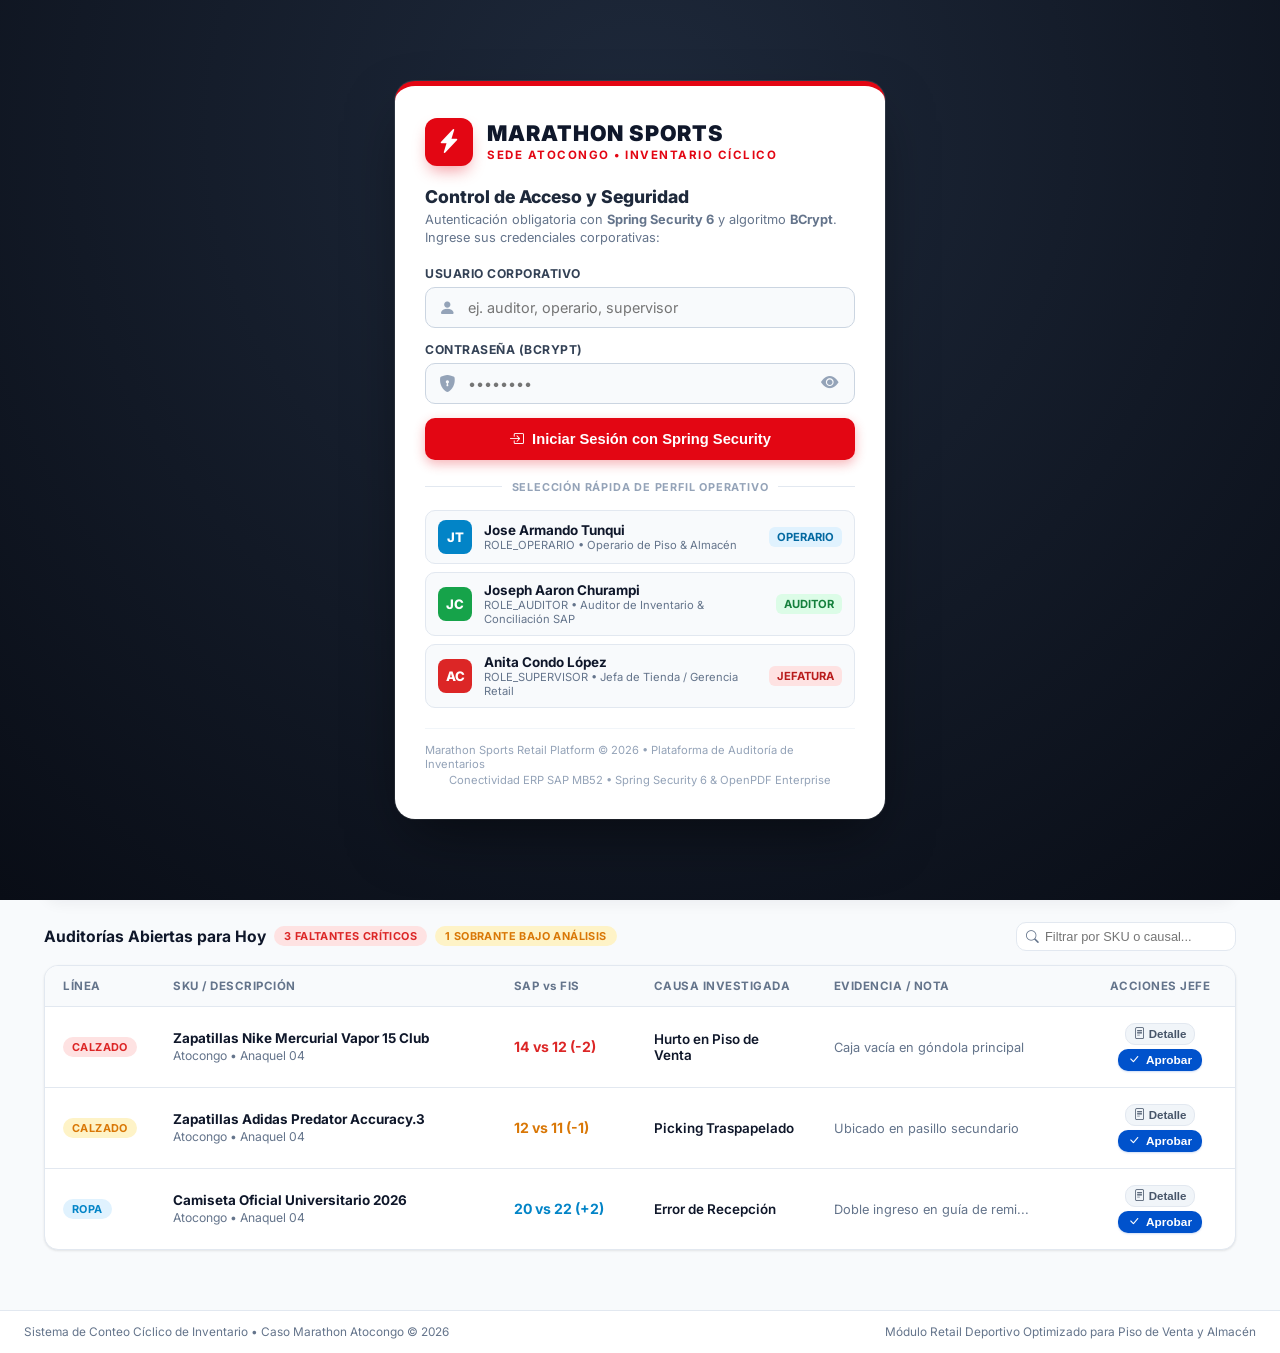
<file: index.html>
<!DOCTYPE html>
<html lang="es">
<head>
  <meta charset="UTF-8">
  <meta name="viewport" content="width=device-width, initial-scale=1.0">
  <title>Sistema de Conteo Cíclico de Inventario | Marathon Sports Sede Atocongo</title>
  <meta name="description" content="Sistema de Conteo Cíclico de Inventario - Caso Marathon Atocongo © 2026. Módulo Retail Deportivo Optimizado para Piso de Venta y Almacén.">
  <meta name="author" content="Joseph Aaron Churampi Quispe, Jose Armando Tunqui Puelles">

  <!-- Google Fonts: Inter -->
  <link rel="preconnect" href="https://fonts.googleapis.com">
  <link rel="preconnect" href="https://fonts.gstatic.com" crossorigin>
  <link href="https://fonts.googleapis.com/css2?family=Inter:wght@400;500;600;700;800;900&display=swap" rel="stylesheet">

  <!-- Bootstrap Icons -->
  <link rel="stylesheet" href="https://cdn.jsdelivr.net/npm/bootstrap-icons@1.11.3/font/bootstrap-icons.min.css">

  <!-- Estilos del Sistema -->
  <link rel="stylesheet" href="css/styles.css">
</head>
<body>

  <!-- Flash visual para lecturas de escáner -->
  <div id="scan-flash-overlay" class="scan-flash-overlay"></div>

  <!-- ====================================================================
       PORTAL DE AUTENTICACIÓN INICIAL OBLIGATORIO (SPRING SECURITY 6)
       ==================================================================== -->
  <div id="login-portal" class="login-portal-screen">
    <div class="login-portal-card">
      
      <!-- Cabecera de Marca -->
      <div class="login-brand-header">
        <div class="login-brand-icon">
          <i class="bi bi-lightning-charge-fill"></i>
        </div>
        <div class="login-brand-texts">
          <div class="login-brand-title">MARATHON SPORTS</div>
          <div class="login-brand-subtitle">SEDE ATOCONGO • INVENTARIO CÍCLICO</div>
        </div>
      </div>

      <div class="login-welcome-title">Control de Acceso y Seguridad</div>
      <div class="login-welcome-desc">
        Autenticación obligatoria con <strong>Spring Security 6</strong> y algoritmo <strong>BCrypt</strong>. Ingrese sus credenciales corporativas:
      </div>

      <!-- Alerta de Error en Login -->
      <div id="login-error-alert" class="login-error-alert" style="display: none;">
        <i class="bi bi-exclamation-triangle-fill"></i>
        <span id="login-error-msg">Credenciales incorrectas. Verifique usuario o contraseña.</span>
      </div>

      <!-- Formulario de Inicio de Sesión -->
      <form id="login-form" onsubmit="procesarLogin(event)" autocomplete="off">
        <div class="login-field-group">
          <label class="login-field-label" for="login-username-input">Usuario Corporativo</label>
          <div class="login-input-wrap">
            <i class="bi bi-person-fill login-input-icon"></i>
            <input type="text" id="login-username-input" class="login-text-input" placeholder="ej. auditor, operario, supervisor" required />
          </div>
        </div>

        <div class="login-field-group">
          <label class="login-field-label" for="login-password-input">Contraseña (BCrypt)</label>
          <div class="login-input-wrap">
            <i class="bi bi-shield-lock-fill login-input-icon"></i>
            <input type="password" id="login-password-input" class="login-text-input" placeholder="••••••••" required />
            <button type="button" class="btn-toggle-password" onclick="togglePasswordVisibility()" title="Mostrar u ocultar contraseña">
              <i class="bi bi-eye-fill" id="pwd-toggle-icon"></i>
            </button>
          </div>
        </div>

        <button type="submit" id="btn-login-submit" class="btn-login-primary">
          <i class="bi bi-box-arrow-in-right"></i> Iniciar Sesión con Spring Security
        </button>
      </form>

      <!-- Divisor -->
      <div class="login-divider">
        <span>SELECCIÓN RÁPIDA DE PERFIL OPERATIVO</span>
      </div>

      <!-- Cuentas Rápidas Corporativas para Demostración -->
      <div class="login-quick-roles">
        <div class="quick-role-card" onclick="loginRapidoDemo('operario', 'operario123')">
          <div class="quick-role-avatar" style="background: #0284C7;">JT</div>
          <div class="quick-role-info">
            <div class="quick-role-name">Jose Armando Tunqui</div>
            <div class="quick-role-meta">ROLE_OPERARIO • Operario de Piso & Almacén</div>
          </div>
          <span class="quick-role-badge badge-operario">Operario</span>
        </div>

        <div class="quick-role-card" onclick="loginRapidoDemo('auditor', 'auditor123')">
          <div class="quick-role-avatar" style="background: #16A34A;">JC</div>
          <div class="quick-role-info">
            <div class="quick-role-name">Joseph Aaron Churampi</div>
            <div class="quick-role-meta">ROLE_AUDITOR • Auditor de Inventario & Conciliación SAP</div>
          </div>
          <span class="quick-role-badge badge-auditor">Auditor</span>
        </div>

        <div class="quick-role-card" onclick="loginRapidoDemo('supervisor', 'admin123')">
          <div class="quick-role-avatar" style="background: #DC2626;">AC</div>
          <div class="quick-role-info">
            <div class="quick-role-name">Anita Condo López</div>
            <div class="quick-role-meta">ROLE_SUPERVISOR • Jefa de Tienda / Gerencia Retail</div>
          </div>
          <span class="quick-role-badge badge-supervisor">Jefatura</span>
        </div>
      </div>

      <!-- Footer del Portal de Login -->
      <div class="login-card-footer">
        <span>Marathon Sports Retail Platform © 2026 • Plataforma de Auditoría de Inventarios</span>
        <span>Conectividad ERP SAP MB52 • Spring Security 6 & OpenPDF Enterprise</span>
      </div>

    </div>
  </div>

  <!-- HEADER PRINCIPAL -->
  <header class="app-header">
    <div class="header-container">
      
      <!-- Marca Marathon Sede Atocongo -->
      <div class="brand-box" onclick="document.querySelector('[data-target=\'view-auditoria\']').click()">
        <div class="brand-icon">
          <i class="bi bi-lightning-charge-fill"></i>
        </div>
        <div class="brand-info">
          <span class="brand-title">MARATHON</span>
          <span class="brand-sub">Sede Atocongo</span>
        </div>
      </div>

      <!-- Navegación Central (5 Módulos Operativos) -->
      <nav class="header-nav">
        <button class="nav-tab-btn" data-target="view-escaner" id="tab-btn-escaner">
          Conteo Escáner
        </button>
        <button class="nav-tab-btn" data-target="view-preventa" id="tab-btn-preventa">
          Consulta Pre-Venta
        </button>
        <button class="nav-tab-btn active" data-target="view-auditoria" id="tab-btn-auditoria">
          Validación & Auditoría <span class="nav-alert-badge" id="nav-discrepancy-badge">4</span>
        </button>
        <button class="nav-tab-btn" data-target="view-trazabilidad" id="tab-btn-trazabilidad">
          Trazabilidad SKU
        </button>
        <button class="nav-tab-btn" data-target="view-configuracion" id="tab-btn-configuracion">
          Configuración
        </button>
      </nav>

      <!-- Controles de Estado, Reset y Perfil de Usuario -->
      <div class="header-user-controls" style="display: flex; align-items: center; gap: 8px;">
        <span class="live-status-pill" style="display: inline-flex; align-items: center; gap: 6px; padding: 5px 10px; background: rgba(16, 185, 129, 0.12); border: 1px solid rgba(16, 185, 129, 0.35); border-radius: 20px; font-size: 0.74rem; font-weight: 700; color: #10B981;">
          <i class="bi bi-circle-fill" style="font-size: 7px;"></i> SAP MB52 Online
        </span>

        <button id="btn-reseed-demo" class="btn-subtle-reseed" onclick="reiniciarDatosDemo()" title="Restablecer base de datos inicial para demostración" style="display: inline-flex; align-items: center; gap: 5px;">
          <i class="bi bi-arrow-repeat"></i> Restaurar Datos
        </button>

        <!-- Perfil de Usuario con Spring Security -->
        <div class="user-profile-box" onclick="abrirModalSeguridad()" style="cursor: pointer;" title="Configuración de Sesión y Roles (Spring Security 6)">
          <div class="user-meta">
            <span class="user-name" id="header-user-name">No autenticado</span>
            <span class="user-role" id="header-user-role"><i class="bi bi-shield-lock-fill" style="color: #94A3B8;"></i> Desconectado</span>
          </div>
          <div class="user-avatar" id="header-user-avatar">?</div>
        </div>

        <!-- Botón de Logout -->
        <button id="btn-header-logout" class="btn-subtle-logout" onclick="cerrarSesion()" title="Cerrar sesión actual en Spring Security">
          <i class="bi bi-box-arrow-right"></i> Salir
        </button>
      </div>

    </div>
  </header>

  <!-- CONTENIDO PRINCIPAL -->
  <main class="main-wrapper">

    <!-- ====================================================================
         VISTA 1: VALIDACIÓN & AUDITORÍA (Auditoría de Discrepancias)
         ==================================================================== -->
    <section id="view-auditoria" class="tab-content-view active">
      <div class="page-header-row" style="display: flex; justify-content: space-between; align-items: flex-start; flex-wrap: wrap; gap: 14px;">
        <div class="page-title-box">
          <div class="page-title-line">
            <h1 class="page-title">Auditoría de Discrepancias</h1>
            <span class="pill-badge pill-outline-danger">PENDIENTES DE APROBACIÓN</span>
          </div>
          <p class="page-subtitle">Revisa diferencias críticas, ingresa causas investigadas y confirma ajustes de inventario</p>
        </div>

        <!-- Botones de Acción: Librerías Apache POI, OpenPDF y Spring Security -->
        <div class="page-actions-box" style="display: flex; gap: 8px; align-items: center; flex-wrap: wrap;">
          <button id="btn-nueva-auditoria" class="btn-crear-auditoria" onclick="abrirModalNuevaAuditoria()" title="Registrar una nueva discrepancia detectada en conteo">
            <i class="bi bi-plus-circle-fill"></i> + Registrar Auditoría
          </button>
          <button id="btn-export-excel" class="btn-action-report btn-excel" onclick="descargarExcelSeguro('ALL')" title="Exportar Reporte Completo a Excel con Apache POI">
            <i class="bi bi-file-earmark-excel-fill"></i> Exportar Excel (.xlsx)
          </button>
          <button id="btn-export-pdf" class="btn-action-report btn-pdf" onclick="descargarPdfSeguro('ALL')" title="Generar Acta Oficial de Auditoría en PDF con OpenPDF">
            <i class="bi bi-file-earmark-pdf-fill"></i> Acta Oficial PDF
          </button>
          <button id="btn-security" class="btn-action-report btn-security" onclick="abrirModalSeguridad()" title="Gestión de Seguridad y Roles con Spring Security 6">
            <i class="bi bi-shield-lock-fill"></i> Spring Security
          </button>
        </div>
      </div>

      <!-- Banner Explicativo: Función del Módulo y Flujo Operativo de Auditoría -->
      <div class="audit-workflow-guide-box">
        <div class="workflow-header">
          <div class="workflow-title-wrap">
            <div class="workflow-badge-icon">
              <i class="bi bi-shield-check"></i>
            </div>
            <div>
              <div class="workflow-title">¿Qué función cumple la Validación & Auditoría en Marathon Sports?</div>
              <div class="workflow-subtitle">Garantiza el <strong>IRA (Exactitud de Registro de Inventario)</strong> conciliando el Conteo Físico en tienda vs el Stock Teórico SAP MB52.</div>
            </div>
          </div>
          <button type="button" class="btn-crear-auditoria" onclick="abrirModalNuevaAuditoria()" style="padding: 7px 14px; font-size: 0.8rem; background: #E30613;">
            <i class="bi bi-plus-lg"></i> + Iniciar Auditoría de SKU
          </button>
        </div>

        <div class="workflow-steps-grid">
          <div class="workflow-step-card">
            <span class="workflow-step-num">1</span>
            <div class="workflow-step-header">
              <i class="bi bi-upc-scan"></i>
              <span>Detección Cíclica</span>
            </div>
            <div class="workflow-step-desc">
              Conteo ciego de productos mediante escáneres RF en Piso de Venta, Almacén y Vitrinas sin sesgo previo.
            </div>
            <span class="workflow-step-actor"><i class="bi bi-person"></i> Operario de Piso</span>
          </div>

          <div class="workflow-step-card">
            <span class="workflow-step-num">2</span>
            <div class="workflow-step-header">
              <i class="bi bi-search"></i>
              <span>Causa & Evidencia</span>
            </div>
            <div class="workflow-step-desc">
              Revisión de cámaras CCTV, mermas físicas, cruce de tallas o comprobantes de caja para tipificar el faltante o sobrante.
            </div>
            <span class="workflow-step-actor"><i class="bi bi-shield-shaded"></i> Auditor de Control</span>
          </div>

          <div class="workflow-step-card">
            <span class="workflow-step-num">3</span>
            <div class="workflow-step-header">
              <i class="bi bi-check2-circle"></i>
              <span>Aprobación Jefatura</span>
            </div>
            <div class="workflow-step-desc">
              La Jefa de Tienda valida la causal justificada y autoriza el ajuste definitivo en el maestro de materiales SAP.
            </div>
            <span class="workflow-step-actor"><i class="bi bi-award"></i> Supervisora / Jefa</span>
          </div>

          <div class="workflow-step-card">
            <span class="workflow-step-num">4</span>
            <div class="workflow-step-header">
              <i class="bi bi-file-earmark-lock2-fill"></i>
              <span>Actas POI & PDF</span>
            </div>
            <div class="workflow-step-desc">
              Generación legal de matrices de conciliación en Excel (.xlsx) con Apache POI y Acta Oficial en PDF con OpenPDF.
            </div>
            <span class="workflow-step-actor"><i class="bi bi-file-code"></i> Apache POI & OpenPDF</span>
          </div>
        </div>
      </div>

      <!-- Resumen Ejecutivo de Métricas IRA % (Exactitud de Registro de Inventario) -->
      <div class="kpi-summary-grid" style="display: grid; grid-template-columns: repeat(auto-fit, minmax(200px, 1fr)); gap: 14px; margin-bottom: 20px;">
        <div class="kpi-metric-card" style="background: #FFFFFF; border: 1px solid var(--border-light); border-radius: var(--radius-md); padding: 14px 18px; box-shadow: var(--shadow-sm);">
          <div style="font-size: 0.75rem; font-weight: 700; color: var(--text-muted); text-transform: uppercase;">Exactitud de Inventario (IRA)</div>
          <div style="font-size: 1.6rem; font-weight: 900; color: #16A34A; margin-top: 4px;" id="kpi-ira-val">96.2%</div>
          <div style="font-size: 0.72rem; color: var(--text-secondary); margin-top: 2px;">Meta corporativa: >= 95.0%</div>
        </div>

        <div class="kpi-metric-card" style="background: #FFFFFF; border: 1px solid var(--border-light); border-radius: var(--radius-md); padding: 14px 18px; box-shadow: var(--shadow-sm);">
          <div style="font-size: 0.75rem; font-weight: 700; color: var(--text-muted); text-transform: uppercase;">Stock Teórico SAP</div>
          <div style="font-size: 1.6rem; font-weight: 900; color: var(--text-main); margin-top: 4px;" id="kpi-stock-sap">382 <span style="font-size: 0.9rem; font-weight: 500;">u.</span></div>
          <div style="font-size: 0.72rem; color: var(--text-secondary); margin-top: 2px;">22 SKUs auditados en tienda</div>
        </div>

        <div class="kpi-metric-card" style="background: #FFFFFF; border: 1px solid var(--border-light); border-radius: var(--radius-md); padding: 14px 18px; box-shadow: var(--shadow-sm);">
          <div style="font-size: 0.75rem; font-weight: 700; color: var(--text-muted); text-transform: uppercase;">Conteo Físico Real</div>
          <div style="font-size: 1.6rem; font-weight: 900; color: var(--brand-blue); margin-top: 4px;" id="kpi-stock-fisico">377 <span style="font-size: 0.9rem; font-weight: 500;">u.</span></div>
          <div style="font-size: 0.72rem; color: var(--text-secondary); margin-top: 2px;">Piso de venta + Almacén + Vitrina</div>
        </div>

        <div class="kpi-metric-card" style="background: #FFFFFF; border: 1px solid var(--border-light); border-radius: var(--radius-md); padding: 14px 18px; box-shadow: var(--shadow-sm);">
          <div style="font-size: 0.75rem; font-weight: 700; color: var(--text-muted); text-transform: uppercase;">Impacto Económico Mermas</div>
          <div style="font-size: 1.6rem; font-weight: 900; color: var(--color-danger); margin-top: 4px;" id="kpi-impacto-merma">S/ -560.00</div>
          <div style="font-size: 0.72rem; color: var(--text-secondary); margin-top: 2px;">Costo de faltantes a investigar</div>
        </div>
      </div>

      <!-- BANDEJA DE ALERTAS INTELIGENTES DE DISCREPANCIAS (AUTO-DETECCIÓN) -->
      <div class="discrepancy-alerts-box" id="discrepancy-alerts-box">
        <div class="discrepancy-alerts-top">
          <div>
            <div class="discrepancy-alerts-title">
              <i class="bi bi-bell-fill"></i> Bandeja de Alertas de Discrepancias Detectadas
              <span class="pill-badge pill-outline-danger" id="badge-total-alertas" style="margin-left: 6px;">4 Diferencias Activas</span>
            </div>
            <div style="font-size: 0.76rem; color: #64748B; margin-top: 2px;">
              El sistema comparó automáticamente el Stock SAP vs Conteo Físico. <strong>No necesitas revisar uno por uno:</strong> haz clic en <em>"Auditar con 1 Clic"</em> para tipificar la discrepancia al instante.
            </div>
          </div>
          <button type="button" class="btn-subtle-reseed" onclick="cargarAlertasDiscrepancias()" title="Re-escanear inventario en busca de nuevas diferencias" style="padding: 6px 12px; font-size: 0.78rem;">
            <i class="bi bi-arrow-clockwise"></i> Re-escanear Discrepancias
          </button>
        </div>

        <div class="discrepancy-alerts-grid" id="discrepancy-alerts-grid">
          <!-- Tarjetas de alertas generadas dinámicamente -->
        </div>
      </div>

      <div class="audit-stats-header" style="flex-wrap: wrap; gap: 12px;">
        <div style="display: flex; gap: 8px; align-items: center; flex-wrap: wrap;">
          <h3 class="card-title-lg" style="margin-bottom: 0;">Auditorías Abiertas para Hoy</h3>
          <span class="pill-badge pill-outline-danger" id="badge-faltantes-criticos" style="background:#FEE2E2; border:none;">3 Faltantes Críticos</span>
          <span class="pill-badge pill-amber" id="badge-sobrantes-analisis" style="border:none;">1 Sobrante Bajo Análisis</span>
        </div>

        <!-- Filtro en tiempo real para auditorías -->
        <div style="position: relative;">
          <i class="bi bi-search" style="position: absolute; left: 10px; top: 8px; font-size: 0.8rem; color: var(--text-muted);"></i>
          <input type="text" id="audit-filter-input" placeholder="Filtrar por SKU o causal..." style="padding: 6px 12px 6px 28px; border: 1px solid var(--border-light); border-radius: var(--radius-md); font-size: 0.8rem; outline: none; width: 220px;" onkeyup="filtrarTablaAuditoria(this.value)" />
        </div>
      </div>

      <div class="audit-table-wrap">
        <table class="audit-table">
          <thead>
            <tr>
              <th style="width: 110px;">LÍNEA</th>
              <th>SKU / DESCRIPCIÓN</th>
              <th style="width: 140px;">SAP vs FIS</th>
              <th style="width: 180px;">CAUSA INVESTIGADA</th>
              <th>EVIDENCIA / NOTA</th>
              <th style="width: 150px; text-align: center;">ACCIONES JEFE</th>
            </tr>
          </thead>
          <tbody id="audit-table-body">
            <!-- Renderizado dinámico desde backend -->
          </tbody>
        </table>
      </div>
    </section>

    <!-- ====================================================================
         VISTA 2: TRAZABILIDAD SKU (Trazabilidad de Movimientos SKU)
         ==================================================================== -->
    <section id="view-trazabilidad" class="tab-content-view">
      <div class="page-header-row">
        <div class="page-title-box">
          <div class="page-title-line">
            <h1 class="page-title">Trazabilidad de Movimientos SKU</h1>
            <span class="pill-badge pill-blue">HISTORIAL SAP VS FÍSICO</span>
          </div>
          <p class="page-subtitle">Auditoría completa de discrepancias detectadas y registros de movimientos históricos de stock</p>
        </div>
      </div>

      <!-- Selector y Búsqueda Dinámica de SKU para Trazabilidad (22 Productos) -->
      <div class="traceability-sku-bar">
        <div class="traceability-select-row">
          <label class="traceability-label" for="trazabilidad-search-input">
            <i class="bi bi-search" style="color: var(--brand-blue);"></i> Búsqueda Dinámica:
          </label>
          <div class="search-input-box-relative" style="flex: 1; min-width: 280px;">
            <input type="text" id="trazabilidad-search-input" class="search-input-field" placeholder="Escribe nombre o SKU (ej: vapor, predator, camiseta, CAL-NIK, 775...)" oninput="buscarTrazabilidadEnVivo(this.value)" autocomplete="off" style="width: 100%; padding: 9px 34px 9px 34px; border: 1px solid #CBD5E1; border-radius: 8px; font-size: 0.88rem;" />
            <i class="bi bi-upc-scan" style="position: absolute; left: 11px; top: 11px; color: #94A3B8; font-size: 0.95rem;"></i>
            <button type="button" id="btn-clear-tr-search" style="position: absolute; right: 10px; top: 8px; background: none; border: none; color: #94A3B8; cursor: pointer; font-size: 0.95rem;" onclick="limpiarBusquedaTrazabilidad()" title="Limpiar">
              <i class="bi bi-x-circle-fill"></i>
            </button>
            <!-- Dropdown de sugerencias de Trazabilidad -->
            <div id="tr-search-suggestions" class="search-suggestions-dropdown"></div>
          </div>

          <div style="display: flex; align-items: center; gap: 8px;">
            <span style="font-size: 0.78rem; color: #64748B; font-weight: 600;">O elegir del catálogo:</span>
            <select id="trazabilidad-sku-select" class="traceability-sku-select" onchange="cambiarSkuTrazabilidad(this.value)" style="min-width: 240px;">
              <optgroup label="Calzado Deportivo (Línea Día 9)">
                <option value="CAL-NIK-001" selected>CAL-NIK-001 • Nike Mercurial Vapor 15 Club (Dif: -2)</option>
                <option value="CAL-NIK-002">CAL-NIK-002 • Nike Air Max Excee Running (Dif: 0)</option>
                <option value="CAL-ADI-003">CAL-ADI-003 • Adidas Predator Accuracy.3 (Dif: -1)</option>
                <option value="CAL-ADI-004">CAL-ADI-004 • Adidas Grand Court Base 2.0 (Dif: 0)</option>
                <option value="CAL-PUM-005">CAL-PUM-005 • Puma Future Match TT (Dif: -1)</option>
                <option value="CAL-PUM-006">CAL-PUM-006 • Puma Smash V2 L Casual (Dif: 0)</option>
                <option value="CAL-UND-007">CAL-UND-007 • UA Charged Assert 10 (Dif: 0)</option>
                <option value="CAL-MAR-008">CAL-MAR-008 • Marathon Training Pro Flex (Dif: +1)</option>
              </optgroup>
              <optgroup label="Ropa & Textil (Línea Día 19)">
                <option value="ROP-MAR-101">ROP-MAR-101 • Camiseta Selección Peruana Local</option>
                <option value="ROP-MAR-102">ROP-MAR-102 • Camiseta Selección Peruana Visitante</option>
                <option value="ROP-MAR-103">ROP-MAR-103 • Camiseta Universitario Oficial (Dif: -1)</option>
                <option value="ROP-NIK-104">ROP-NIK-104 • Camiseta Alianza Lima Stadium</option>
                <option value="ROP-ADI-105">ROP-ADI-105 • Camiseta Sporting Cristal Oficial</option>
                <option value="ROP-NIK-106">ROP-NIK-106 • Pantalón Buzo Nike Dri-FIT</option>
                <option value="ROP-ADI-107">ROP-ADI-107 • Casaca Cortaviento Adidas Tiro 24</option>
                <option value="ROP-MAR-108">ROP-MAR-108 • Short Deportivo Marathon Pro</option>
              </optgroup>
              <optgroup label="Accesorios & Equipamiento (Línea Día 28)">
                <option value="ACC-ADI-201">ACC-ADI-201 • Balón Adidas Club N°5 Oficial</option>
                <option value="ACC-PUM-202">ACC-PUM-202 • Balón Puma Orbita LaLiga 1</option>
                <option value="ACC-NIK-203">ACC-NIK-203 • Mochila Nike Brasilia 9.5</option>
                <option value="ACC-MAR-204">ACC-MAR-204 • Canilleras Marathon Pro Shield</option>
                <option value="ACC-ADI-205">ACC-ADI-205 • Guantes de Arquero Adidas Predator</option>
                <option value="ACC-NIK-206">ACC-NIK-206 • Pack x3 Medias Deportivas Nike</option>
              </optgroup>
            </select>
          </div>
        </div>

        <div class="traceability-quick-chips">
          <span style="font-size: 0.73rem; color: var(--text-muted); font-weight: 700;">Acceso Rápido:</span>
          <button type="button" class="chip-sku-pill active" onclick="cambiarSkuTrazabilidad('CAL-NIK-001')">Nike Vapor (-2)</button>
          <button type="button" class="chip-sku-pill" onclick="cambiarSkuTrazabilidad('CAL-NIK-002')">Nike Air Max (OK)</button>
          <button type="button" class="chip-sku-pill" onclick="cambiarSkuTrazabilidad('CAL-ADI-003')">Adidas Predator (-1)</button>
          <button type="button" class="chip-sku-pill" onclick="cambiarSkuTrazabilidad('CAL-MAR-008')">Marathon Flex (+1)</button>
          <button type="button" class="chip-sku-pill" onclick="cambiarSkuTrazabilidad('ROP-MAR-101')">Camiseta Perú</button>
          <button type="button" class="chip-sku-pill" onclick="cambiarSkuTrazabilidad('ROP-MAR-103')">Camiseta U (-1)</button>
          <button type="button" class="chip-sku-pill" onclick="cambiarSkuTrazabilidad('ACC-ADI-201')">Balón Adidas</button>
        </div>
      </div>

      <div class="two-col-grid">
        <!-- Columna Izquierda: Estado de Stock Actual -->
        <div class="white-card">
          <div class="product-display-header">
            <div class="product-icon-box">
              <i class="bi bi-x-circle"></i>
            </div>
            <div class="product-display-meta">
              <span class="product-name-lg" id="tr-prod-name">Nike Mercurial Vapor 15</span>
              <span class="product-sku-code" id="tr-prod-sku">SKU: 790123456712</span>
              <a href="#" class="product-loc-link" id="tr-prod-sede">Sede Atocongo - Almacén A</a>
            </div>
          </div>

          <div class="divider-line"></div>

          <h3 class="card-title-lg" style="margin-bottom: 14px;">Estado de Stock Actual</h3>

          <div class="stock-stats-row">
            <div class="stat-metric-box">
              <span class="stat-metric-label">Stock Teórico SAP</span>
              <span class="stat-metric-val" id="tr-stock-sap">14 u.</span>
            </div>
            <div class="stat-metric-box">
              <span class="stat-metric-label">Conteo Físico Real</span>
              <span class="stat-metric-val stat-val-blue" id="tr-stock-fis">12 u.</span>
            </div>
            <div class="stat-metric-box">
              <span class="stat-metric-label">Diferencia</span>
              <span class="stat-metric-val stat-val-red" id="tr-stock-diff">-2 u.</span>
            </div>
          </div>
        </div>

        <!-- Columna Derecha: Historial de Movimientos y Ajustes -->
        <div class="white-card">
          <h3 class="card-title-lg">Historial de Movimientos y Ajustes</h3>
          <div class="timeline-list" id="tr-timeline-list">
            <!-- Timeline dinámico cargado desde backend -->
          </div>
        </div>
      </div>
    </section>

    <!-- ====================================================================
         VISTA 3: CONFIGURACIÓN (Configuración de Ciclo de Inventario)
         ==================================================================== -->
    <section id="view-configuracion" class="tab-content-view">
      <div class="page-header-row">
        <div class="page-title-box">
          <div class="page-title-line">
            <h1 class="page-title">Configuración de Ciclo de Inventario</h1>
            <span class="pill-badge pill-amber">MÓDULO DE PLANIFICACIÓN</span>
          </div>
          <p class="page-subtitle">Establece responsables de conteo, categorías, fechas y reglas de muestreo de auditoría</p>
        </div>
      </div>

      <div class="two-col-grid">
        <!-- Columna Izquierda: Reglas del Conteo Cíclico -->
        <div class="white-card">
          <h3 class="card-title-lg">Reglas del Conteo Cíclico</h3>

          <div class="form-group-custom">
            <label class="form-label-custom" for="config-frecuencia-select">Frecuencia de Conteo Cíclico</label>
            <select class="select-custom" id="config-frecuencia-select">
              <option value="3 Conteos Fraccionados al Mes (Días 9, 19, 29)">3 Conteos Fraccionados al Mes (Días 9, 19, 29)</option>
              <option value="Conteo Semanal Rotativo (Días Viernes)">Conteo Semanal Rotativo (Días Viernes)</option>
              <option value="Conteo Quincenal (Días 15 y 30)">Conteo Quincenal (Días 15 y 30)</option>
            </select>
          </div>

          <div class="form-group-custom">
            <label class="form-label-custom">Líneas / Categorías de Muestreo</label>
            <div class="pills-select-group">
              <button type="button" class="pill-select-item" data-cat="Calzado Deportivo">Calzado Deportivo</button>
              <button type="button" class="pill-select-item" data-cat="Ropa & Textil">Ropa & Textil</button>
              <button type="button" class="pill-select-item" data-cat="Accesorios">Accesorios</button>
            </div>
          </div>

          <div class="form-group-custom">
            <label class="form-label-custom">Regla de Muestreo</label>
            <div class="info-note-box">
              Filtro activo: Clasificación de productos ABC de alta rotación (Top marcas Nike, Adidas, Puma).
            </div>
          </div>
        </div>

        <!-- Columna Derecha: Asignación de Responsables de Conteo -->
        <div class="white-card">
          <h3 class="card-title-lg">Asignación de Responsables de Conteo</h3>

          <div class="responsible-card">
            <div class="responsible-avatar">JT</div>
            <div class="responsible-details">
              <span class="responsible-name">Jose Armando Tunqui</span>
              <span class="responsible-role">Auditor Principal Calzado</span>
            </div>
          </div>

          <div class="responsible-card">
            <div class="responsible-avatar" style="background-color: #0052cc;">JC</div>
            <div class="responsible-details">
              <span class="responsible-name">Joseph Aaron Churampi</span>
              <span class="responsible-role">Jefe de Inventario</span>
            </div>
          </div>

          <button class="btn-primary-blue" id="btn-guardar-config-ciclo" style="width: 100%; margin-top: 10px; padding: 12px;">
            Guardar Configuración de Ciclo
          </button>
        </div>
      </div>

      <!-- Gestión de Usuarios y Control de Acceso RBAC (Exclusivo ROLE_SUPERVISOR) -->
      <div class="white-card" style="margin-top: 24px;" id="card-gestion-usuarios">
        <div style="display: flex; justify-content: space-between; align-items: flex-start; margin-bottom: 16px; flex-wrap: wrap; gap: 12px;">
          <div>
            <div style="display: flex; align-items: center; gap: 8px;">
              <h3 class="card-title-lg" style="margin-bottom: 0;">
                <i class="bi bi-people-fill" style="color: var(--brand-red);"></i> Gestión de Usuarios y Control de Acceso (RBAC)
              </h3>
              <span class="pill-badge pill-outline-danger" id="badge-permiso-supervisor">SOLO JEFATURA / SUPERVISOR</span>
            </div>
            <p style="font-size: 0.8rem; color: var(--text-muted); margin-top: 4px;">
              Administración de colaboradores autorizados para auditar o escanear en Marathon Sports Sede Atocongo.
            </p>
          </div>

          <button type="button" class="btn-primary-blue" id="btn-abrir-nuevo-usuario" onclick="abrirModalUsuario()" style="padding: 8px 16px; font-size: 0.82rem; display: inline-flex; align-items: center; gap: 6px;">
            <i class="bi bi-person-plus-fill"></i> + Registrar Nuevo Usuario
          </button>
        </div>

        <!-- Alerta de permisos si no es supervisor -->
        <div id="alerta-permiso-usuario" style="display: none; padding: 10px 14px; background: #FEF2F2; border: 1px solid #FCA5A5; border-radius: 8px; font-size: 0.82rem; color: #991B1B; margin-bottom: 14px;">
          <i class="bi bi-shield-lock-fill"></i> <strong>Acceso restringido:</strong> Debe iniciar sesión con rol <code>ROLE_SUPERVISOR</code> (Jefa de Tienda) para registrar, modificar o eliminar usuarios.
        </div>

        <div class="audit-table-wrap">
          <table class="audit-table">
            <thead>
              <tr>
                <th>Colaborador</th>
                <th>Usuario (Login)</th>
                <th>Rol Asignado</th>
                <th>Sede Marathon</th>
                <th>Código / Matrícula</th>
                <th style="text-align: center;">Acciones</th>
              </tr>
            </thead>
            <tbody id="usuarios-table-body">
              <!-- Renderizado dinámico -->
            </tbody>
          </table>
        </div>
      </div>
    </section>

    <!-- ====================================================================
         VISTA 4: CONTEO ESCÁNER (Captura Rápida de Conteo Físico)
         ==================================================================== -->
    <section id="view-escaner" class="tab-content-view">
      <div class="page-header-row" style="display: flex; justify-content: space-between; align-items: flex-start; flex-wrap: wrap; gap: 14px;">
        <div class="page-title-box">
          <div class="page-title-line">
            <h1 class="page-title">Captura Rápida de Conteo Físico</h1>
            <span class="pill-badge pill-blue">ESCÁNER ACTIVO</span>
          </div>
          <p class="page-subtitle">Registro directo desde terminales RF / Escáneres de mano en pasillos y anaqueles</p>
        </div>

        <!-- Acciones rápidas de escaneo -->
        <div style="display: flex; gap: 8px; align-items: center; flex-wrap: wrap;">
          <button type="button" class="btn-subtle-reseed" onclick="abrirModalEtiqueta()" title="Generar e imprimir marbete oficial de estantería con código de barras" style="padding: 7px 14px; font-size: 0.82rem; font-weight: 700; color: var(--brand-blue); border-color: #BFDBFE; background: #EFF6FF; display: inline-flex; align-items: center; gap: 6px;">
            <i class="bi bi-printer-fill"></i> Imprimir Marbete
          </button>
        </div>
      </div>

      <!-- VISTA RESPONSIVA AUTOMÁTICA (Mantiene exactamente el mismo estilo visual Marathon en móvil, tablet y escritorio) -->
      <div class="two-col-grid" id="scanner-desktop-view-wrap">
        <!-- Columna Izquierda: Entrada y Último Producto Leído -->
        <div style="display: flex; flex-direction: column; gap: 18px;">
          <!-- Entrada Directa / Escáner -->
          <div class="white-card">
            <div style="display: flex; justify-content: space-between; align-items: center; margin-bottom: 12px; flex-wrap: wrap; gap: 8px;">
              <h3 class="card-title-lg" style="margin-bottom: 0;">Lectura y Registro de Código de Barras</h3>
              <span class="live-status-pill" style="display: inline-flex; align-items: center; gap: 5px; padding: 3px 8px; font-size: 0.72rem;">
                <i class="bi bi-broadcast" style="color: #10B981;"></i> Escáner Listo
              </span>
            </div>
            
            <div class="barcode-input-container">
              <i class="bi bi-upc-scan barcode-icon"></i>
              <input type="text" id="scanner-barcode-input" class="barcode-text-input" placeholder="790123456712" value="790123456712" autocomplete="off" />
              <button type="button" class="btn-scanner-submit" id="btn-scanner-submit" onclick="ejecutarEscaneoDirecto()" title="Registrar lectura de código de barras">
                <i class="bi bi-lightning-charge-fill"></i> <span class="btn-scan-text">Registrar</span>
              </button>
            </div>

            <div class="quick-inc-row">
              <button type="button" class="quick-btn quick-btn-blue btn-quick-inc" data-inc="1">+1</button>
              <button type="button" class="quick-btn quick-btn-gray btn-quick-inc" data-inc="5">+5</button>
              <button type="button" class="quick-btn quick-btn-gray btn-quick-inc" data-inc="10">+10</button>
              <button type="button" class="quick-btn quick-btn-gray" id="btn-scanner-ajuste-manual">Ajustar Manual</button>
            </div>

            <!-- Chips de Prueba Rápida con 1 Clic -->
            <div class="scanner-shortcuts-row" style="margin-top: 14px; display: flex; gap: 6px; flex-wrap: wrap; align-items: center;">
              <span style="font-size: 0.73rem; color: var(--text-muted); font-weight: 700;">Atajos de Escaneo:</span>
              <button type="button" class="btn-subtle-gray chip-demo-scan" onclick="setScannerCode('790123456712')">Nike Air Max (42)</button>
              <button type="button" class="btn-subtle-gray chip-demo-scan" onclick="setScannerCode('7751234001015')">Nike Vapor 15 (41)</button>
              <button type="button" class="btn-subtle-gray chip-demo-scan" onclick="setScannerCode('7751234002012')">Camiseta Perú (M)</button>
              <button type="button" class="btn-subtle-gray chip-demo-scan" onclick="setScannerCode('7751234003019')">Balón Adidas (5)</button>
            </div>
          </div>

          <!-- Último Producto Leído -->
          <div class="white-card">
            <div style="display: flex; justify-content: space-between; align-items: center; margin-bottom: 14px;">
              <span style="font-size: 0.76rem; font-weight: 800; color: var(--text-muted); letter-spacing: 0.5px;">ÚLTIMO PRODUCTO LEÍDO</span>
              <span class="pill-badge pill-green"><i class="bi bi-check2"></i> Agregado</span>
            </div>

            <div class="product-display-header">
              <div class="product-icon-box">
                <i class="bi bi-box-seam-fill" style="color: var(--brand-blue); font-size: 1.4rem;"></i>
              </div>
              <div class="product-display-meta">
                <span class="product-name-lg" id="last-read-name">Zapatillas Nike Air Max Excee Running</span>
                <span class="product-sku-code" id="last-read-meta">SKU: 790123456712 • Marca: Nike • Talla: 42</span>
                <a href="#" class="product-loc-link" id="last-read-location">Ubicación física: Pasillo A - Estante 03</a>
              </div>
            </div>

            <div class="divider-line"></div>

            <div class="stock-stats-row">
              <div class="stat-metric-box">
                <span class="stat-metric-label">Cantidad Registrada</span>
                <span class="stat-metric-val" id="last-read-qty-reg">01 Unidad</span>
              </div>
              <div class="stat-metric-box">
                <span class="stat-metric-label">Conteo Acumulado</span>
                <span class="stat-metric-val stat-val-blue" id="last-read-qty-total">11 Unidades</span>
              </div>
              <div class="stat-metric-box">
                <span class="stat-metric-label">Hora Registro</span>
                <span class="stat-metric-val" id="last-read-time" style="font-size: 1.15rem;">14:32:05</span>
              </div>
            </div>
          </div>
        </div>

        <!-- Columna Derecha: Progreso de Zona y Últimas Capturas -->
        <div class="white-card">
          <div class="zone-progress-top">
            <span class="zone-progress-title">Progreso de la Zona Actual: Pasillo A</span>
            <span class="zone-progress-pct" id="zone-pct-label">78% Completado</span>
          </div>

          <div class="progress-track">
            <div class="progress-fill" id="zone-progress-bar" style="width: 78%;"></div>
          </div>

          <div class="zone-progress-stats">
            <span id="zone-skus-counted">35 SKUs Contados</span>
            <span id="zone-skus-pending">10 SKUs Pendientes</span>
          </div>

          <div class="recent-captures-title">Últimas capturas en esta sesión:</div>
          <div class="timeline-list" id="recent-captures-list">
            <!-- Rellenado dinámicamente -->
          </div>
        </div>
      </div>
    </section>

    <!-- ====================================================================
         VISTA 5: CONSULTA PRE-VENTA (Consulta Pre-Venta de Stock)
         ==================================================================== -->
    <section id="view-preventa" class="tab-content-view">
      <div class="page-header-row">
        <div class="page-title-box">
          <div class="page-title-line">
            <h1 class="page-title">Consulta Pre-Venta de Stock</h1>
            <span class="pill-badge pill-green">BÚSQUEDA EN TIEMPO REAL</span>
          </div>
          <p class="page-subtitle">Verifica ubicaciones exactas y disponibilidad física antes de procesar una venta rápida</p>
        </div>
      </div>

      <!-- Barra de búsqueda superior con Autocompletado en Tiempo Real -->
      <div class="search-bar-row">
        <div class="search-input-box search-input-box-relative">
          <i class="bi bi-search text-muted"></i>
          <input type="text" id="preventa-search-input" class="search-input-field" placeholder="Buscar por SKU (CAL-NIK-001...), EAN, o nombre (Vapor, Camiseta, Balón)..." value="Nike Air Max Excee Running" autocomplete="off" oninput="buscarPreVentaEnVivo(this.value)" />
          <button type="button" id="btn-clear-search-pv" style="background: none; border: none; color: #94A3B8; cursor: pointer; padding: 4px 8px; font-size: 1rem;" onclick="limpiarBusquedaPreVenta()" title="Limpiar búsqueda">
            <i class="bi bi-x-circle-fill"></i>
          </button>

          <!-- Dropdown flotante de sugerencias -->
          <div id="pv-search-suggestions" class="search-suggestions-dropdown">
            <!-- Rellenado dinámicamente con coincidencias -->
          </div>
        </div>
        <button class="btn-primary-blue" id="btn-preventa-search" style="padding: 10px 24px;">
          <i class="bi bi-search"></i> Buscar Producto
        </button>
      </div>

      <!-- Chips de búsqueda rápida y filtros por categoría -->
      <div style="display: flex; gap: 8px; margin-top: -12px; margin-bottom: 22px; flex-wrap: wrap; align-items: center;">
        <span style="font-size: 0.75rem; color: var(--text-muted); font-weight: 700;">Atajos rápidos:</span>
        <button type="button" class="btn-subtle-gray chip-quick-search" data-q="CAL-NIK-001" style="padding: 4px 10px; font-size: 0.75rem;">⚡ SKU: CAL-NIK-001</button>
        <button type="button" class="btn-subtle-gray chip-quick-search" data-q="Vapor" style="padding: 4px 10px; font-size: 0.75rem;">Nike Vapor 15</button>
        <button type="button" class="btn-subtle-gray chip-quick-search" data-q="Air Max" style="padding: 4px 10px; font-size: 0.75rem;">Nike Air Max</button>
        <button type="button" class="btn-subtle-gray chip-quick-search" data-q="Predator" style="padding: 4px 10px; font-size: 0.75rem;">Adidas Predator</button>
        <button type="button" class="btn-subtle-gray chip-quick-search" data-q="Camiseta" style="padding: 4px 10px; font-size: 0.75rem;">Camisetas de Fútbol</button>
        <button type="button" class="btn-subtle-gray chip-quick-search" data-q="Balón" style="padding: 4px 10px; font-size: 0.75rem;">Balones Oficiales</button>
        <button type="button" class="btn-subtle-gray chip-quick-search" data-q="Guantes" style="padding: 4px 10px; font-size: 0.75rem;">Guantes Arquero</button>
      </div>

      <div class="two-col-grid">
        <!-- Columna Izquierda: Producto y Ubicaciones Físicas -->
        <div class="white-card">
          <div class="product-display-header">
            <div class="product-icon-box">
              <i class="bi bi-tag-fill" style="color: var(--brand-blue); font-size: 1.4rem;"></i>
            </div>
            <div class="product-display-meta">
              <span class="product-name-lg" id="pv-prod-name">Zapatillas Nike Air Max Excee Running</span>
              <span class="product-sku-code" id="pv-prod-meta">EAN: 790123456712 • Marca: Nike • Color: Blanco/Azul</span>
              <span class="product-price-tag" id="pv-prod-price">Precio: S/ 389.00</span>
            </div>
          </div>

          <div style="margin-top: 18px; margin-bottom: 10px; font-size: 0.88rem; font-weight: 700; color: var(--text-main);">
            Distribución de Ubicaciones Físicas
          </div>

          <div id="pv-locations-list">
            <!-- Ubicaciones dinámicas -->
          </div>
        </div>

        <!-- Columna Derecha: Resumen de Disponibilidad y Acciones -->
        <div class="white-card">
          <h3 class="card-title-lg">Resumen de Disponibilidad</h3>

          <div class="stock-total-highlight-card">
            <div class="stock-total-label">STOCK TOTAL FÍSICO</div>
            <div class="stock-total-huge" id="pv-stock-total-huge">10 Unidades</div>
            <div class="stock-total-note" id="pv-stock-note">Coincide 100% con Teórico SAP</div>
          </div>

          <button class="btn-primary-blue" id="btn-reservar-preventa" style="width: 100%; padding: 12px; margin-top: 10px;">
            Reservar para Pre-Venta
          </button>

          <button class="btn-outline-blue" id="btn-solicitar-auditoria-rapida" style="width: 100%; padding: 12px; margin-top: 10px;">
            Solicitar Auditoría Rápida
          </button>
        </div>
      </div>
    </section>

  </main>

  <!-- FOOTER -->
  <footer class="app-footer">
    <div class="footer-container">
      <span>Sistema de Conteo Cíclico de Inventario • Caso Marathon Atocongo © 2026</span>
      <span>Módulo Retail Deportivo Optimizado para Piso de Venta y Almacén</span>
    </div>
  </footer>

  <!-- MODAL SPRING SECURITY (Autenticación y Roles RBAC) -->
  <div id="security-modal" class="security-modal-overlay" onclick="if(event.target===this)cerrarModalSeguridad()">
    <div class="security-modal-card">
      <div style="display: flex; justify-content: space-between; align-items: center; margin-bottom: 16px;">
        <div style="display: flex; align-items: center; gap: 10px;">
          <div style="background: #EEF2FF; color: #4F46E5; width: 40px; height: 40px; border-radius: 10px; display: flex; align-items: center; justify-content: center; font-size: 1.25rem;">
            <i class="bi bi-shield-lock-fill"></i>
          </div>
          <div>
            <h3 style="margin: 0; font-size: 1.1rem; color: var(--text-main);">Módulo Spring Security 6</h3>
            <span style="font-size: 0.75rem; color: #16A34A; font-weight: 600;">● Algoritmo BCrypt Activo • Roles Jerárquicos</span>
          </div>
        </div>
        <button onclick="cerrarModalSeguridad()" style="background: none; border: none; font-size: 1.5rem; cursor: pointer; color: var(--text-muted);">&times;</button>
      </div>

      <p style="font-size: 0.85rem; color: var(--text-secondary); margin-bottom: 14px;">
        Elige un usuario para autenticarte y probar los niveles de acceso del sistema:
      </p>

      <div id="roles-container">
        <div class="role-chip" id="chip-operario" onclick="autenticarComo('operario', 'operario123')">
          <div>
            <strong style="font-size: 0.88rem; color: var(--text-main); display: block;">Jose Armando Tunqui</strong>
            <span style="font-size: 0.78rem; color: var(--text-muted);">ROLE_OPERARIO • Conteo y Escáner en Piso de Venta</span>
          </div>
          <span class="pill-badge" style="background: #E0F2FE; color: #0369A1; font-size: 0.75rem;">Operario</span>
        </div>

        <div class="role-chip selected" id="chip-auditor" onclick="autenticarComo('auditor', 'auditor123')">
          <div>
            <strong style="font-size: 0.88rem; color: var(--text-main); display: block;">Joseph Aaron Churampi</strong>
            <span style="font-size: 0.78rem; color: var(--text-muted);">ROLE_AUDITOR • Conciliación e Informes Apache POI & OpenPDF</span>
          </div>
          <span class="pill-badge" style="background: #DCFCE7; color: #15803D; font-size: 0.75rem;">Auditor</span>
        </div>

        <div class="role-chip" id="chip-supervisor" onclick="autenticarComo('supervisor', 'admin123')">
          <div>
            <strong style="font-size: 0.88rem; color: var(--text-main); display: block;">Anita Condo López</strong>
            <span style="font-size: 0.78rem; color: var(--text-muted);">ROLE_SUPERVISOR • Aprobación Definitiva de Mermas SAP</span>
          </div>
          <span class="pill-badge" style="background: #FEE2E2; color: #B91C1C; font-size: 0.75rem;">Supervisor</span>
        </div>
      </div>

      <div style="background: #F8FAFC; border: 1px solid var(--border-light); border-radius: var(--radius-md); padding: 12px; margin-top: 14px;">
        <div style="font-size: 0.8rem; font-weight: 700; color: var(--text-main); margin-bottom: 6px;">
          Librerías Implementadas en el Backend:
        </div>
        <ul style="margin: 0; padding-left: 18px; font-size: 0.78rem; color: var(--text-secondary); line-height: 1.5;">
          <li><strong>1. Spring Security 6:</strong> Autenticación, encriptación BCrypt y autorización RBAC.</li>
          <li><strong>2. Apache POI 5.2.5:</strong> Exportación de conciliación y mermas a Microsoft Excel (.xlsx).</li>
          <li><strong>3. OpenPDF 1.3.39:</strong> Generación y firma de Actas Oficiales de Auditoría en PDF.</li>
        </ul>
      </div>
    </div>
  </div>

  <!-- MODAL MARBETE OFICIAL DE ESTANTERÍA (Impresión y Generador de Código de Barras) -->
  <div id="marbete-modal" class="security-modal-overlay" onclick="if(event.target===this)cerrarModalEtiqueta()">
    <div class="security-modal-card" style="max-width: 440px;">
      <div style="display: flex; justify-content: space-between; align-items: center; margin-bottom: 14px;">
        <div style="display: flex; align-items: center; gap: 8px;">
          <i class="bi bi-printer-fill" style="color: var(--brand-blue); font-size: 1.25rem;"></i>
          <h3 style="margin: 0; font-size: 1.05rem; color: var(--text-main);">Marbete Oficial de Estantería</h3>
        </div>
        <button onclick="cerrarModalEtiqueta()" style="background: none; border: none; font-size: 1.5rem; cursor: pointer; color: var(--text-muted);">&times;</button>
      </div>

      <!-- Tarjeta Marbete Imprimible -->
      <div class="marbete-shelf-card" id="printable-marbete-card">
        <div class="marbete-retail-brand">MARATHON SPORTS • SEDE ATOCONGO</div>
        <div class="marbete-prod-title" id="marbete-prod-title">Zapatillas Nike Air Max Excee Running</div>
        <div class="marbete-meta-row">
          <span id="marbete-sku-val">SKU: CAL-NIK-002</span>
          <span id="marbete-talla-val">TALLA: 42</span>
          <span id="marbete-color-val">BLANCO / AZUL</span>
        </div>
        <div class="marbete-price-box">
          <span style="font-size: 0.75rem; text-transform: uppercase; font-weight: 700; letter-spacing: 0.5px;">PRECIO RETAIL</span>
          <span class="marbete-price-val" id="marbete-price-val">S/ 389.00</span>
        </div>
        <div class="marbete-barcode-svg">
          <svg width="220" height="55" viewBox="0 0 220 55" xmlns="http://www.w3.org/2000/svg">
            <rect x="0" y="0" width="3" height="42" fill="#000" />
            <rect x="5" y="0" width="2" height="42" fill="#000" />
            <rect x="10" y="0" width="4" height="42" fill="#000" />
            <rect x="17" y="0" width="2" height="42" fill="#000" />
            <rect x="22" y="0" width="5" height="42" fill="#000" />
            <rect x="30" y="0" width="2" height="42" fill="#000" />
            <rect x="35" y="0" width="3" height="42" fill="#000" />
            <rect x="42" y="0" width="4" height="42" fill="#000" />
            <rect x="49" y="0" width="2" height="42" fill="#000" />
            <rect x="54" y="0" width="3" height="42" fill="#000" />
            <rect x="60" y="0" width="5" height="42" fill="#000" />
            <rect x="68" y="0" width="2" height="42" fill="#000" />
            <rect x="73" y="0" width="4" height="42" fill="#000" />
            <rect x="80" y="0" width="3" height="42" fill="#000" />
            <rect x="86" y="0" width="2" height="42" fill="#000" />
            <rect x="91" y="0" width="4" height="42" fill="#000" />
            <rect x="98" y="0" width="3" height="42" fill="#000" />
            <rect x="104" y="0" width="2" height="42" fill="#000" />
            <rect x="109" y="0" width="5" height="42" fill="#000" />
            <rect x="117" y="0" width="3" height="42" fill="#000" />
            <rect x="123" y="0" width="2" height="42" fill="#000" />
            <rect x="128" y="0" width="4" height="42" fill="#000" />
            <rect x="135" y="0" width="3" height="42" fill="#000" />
            <rect x="141" y="0" width="5" height="42" fill="#000" />
            <rect x="149" y="0" width="2" height="42" fill="#000" />
            <rect x="154" y="0" width="4" height="42" fill="#000" />
            <rect x="161" y="0" width="3" height="42" fill="#000" />
            <rect x="167" y="0" width="2" height="42" fill="#000" />
            <rect x="172" y="0" width="4" height="42" fill="#000" />
            <rect x="179" y="0" width="3" height="42" fill="#000" />
            <rect x="185" y="0" width="5" height="42" fill="#000" />
            <rect x="193" y="0" width="2" height="42" fill="#000" />
            <rect x="198" y="0" width="4" height="42" fill="#000" />
            <rect x="205" y="0" width="2" height="42" fill="#000" />
            <rect x="210" y="0" width="3" height="42" fill="#000" />
            <rect x="216" y="0" width="4" height="42" fill="#000" />
            <text x="110" y="53" font-family="monospace" font-size="10" text-anchor="middle" fill="#1e293b" letter-spacing="3" id="marbete-ean-svg-text">790123456712</text>
          </svg>
        </div>
        <div style="text-align: center; font-size: 0.68rem; color: #94A3B8; margin-top: 6px;" id="marbete-ubicacion-text">
          Ubicación: Pasillo A - Estante 03 • Auditoría Marathon 2026
        </div>
      </div>

      <div style="display: flex; justify-content: flex-end; gap: 8px;">
        <button class="btn-outline-blue" onclick="cerrarModalEtiqueta()" style="padding: 8px 14px; font-size: 0.82rem;">Cancelar</button>
        <button class="btn-primary-blue" onclick="window.print()" style="padding: 8px 16px; font-size: 0.82rem;">
          <i class="bi bi-printer"></i> Imprimir Etiqueta
        </button>
      </div>
    </div>
  </div>

  <!-- MODAL REGISTRO DE NUEVA AUDITORÍA DE DISCREPANCIAS -->
  <div id="modal-nueva-auditoria" class="security-modal-overlay" onclick="if(event.target===this)cerrarModalNuevaAuditoria()">
    <div class="security-modal-card modal-wide-card">
      <div style="display: flex; justify-content: space-between; align-items: center; margin-bottom: 16px;">
        <div style="display: flex; align-items: center; gap: 10px;">
          <div style="background: #DCFCE7; color: #16A34A; width: 40px; height: 40px; border-radius: 10px; display: flex; align-items: center; justify-content: center; font-size: 1.25rem;">
            <i class="bi bi-shield-plus"></i>
          </div>
          <div>
            <h3 style="margin: 0; font-size: 1.1rem; color: var(--text-main);">Registrar Nueva Auditoría de Discrepancia</h3>
            <span style="font-size: 0.74rem; color: var(--text-muted);">Procedimiento de Control Cíclico • Marathon Sports Sede Atocongo</span>
          </div>
        </div>
        <button onclick="cerrarModalNuevaAuditoria()" style="background: none; border: none; font-size: 1.5rem; cursor: pointer; color: var(--text-muted);">&times;</button>
      </div>

      <form id="form-nueva-auditoria" onsubmit="guardarNuevaAuditoria(event)">
        <!-- Selector del Producto / SKU -->
        <div class="form-group-custom" style="margin-bottom: 14px;">
          <label class="form-label-custom" for="audit-new-sku-select">Producto / SKU a Auditar (22 Productos)</label>
          <select id="audit-new-sku-select" class="select-custom" required onchange="actualizarValoresNuevoAudit(this.value)">
            <!-- Poblado dinámicamente con los 22 productos -->
          </select>
        </div>

        <!-- Fila de Comparativa: Stock SAP vs Físico Contado -->
        <div class="form-row-two-col" style="margin-bottom: 14px;">
          <div>
            <label class="form-label-custom">Stock Teórico SAP (MB52)</label>
            <input type="number" id="audit-new-stock-sap" class="search-input-field" readonly style="background: #F1F5F9; font-weight: 700; width: 100%;" value="14" />
          </div>
          <div>
            <label class="form-label-custom" for="audit-new-stock-fis">Conteo Físico Real Auditado</label>
            <input type="number" id="audit-new-stock-fis" class="search-input-field" min="0" required style="width: 100%; font-weight: 700;" value="12" oninput="calcularDiferenciaNuevoAudit()" />
          </div>
        </div>

        <!-- Caja de Cálculo en Vivo de Diferencia e Impacto Económico -->
        <div class="calc-diff-box" style="margin-bottom: 14px;">
          <div>
            <div style="font-size: 0.72rem; font-weight: 700; color: #64748B; text-transform: uppercase;">Diferencia Detectada</div>
            <div id="audit-new-diff-label" class="calc-diff-val" style="color: #DC2626;">-2 unidades (Faltante Crítico)</div>
          </div>
          <div style="text-align: right;">
            <div style="font-size: 0.72rem; font-weight: 700; color: #64748B; text-transform: uppercase;">Impacto Económico Est.</div>
            <div id="audit-new-cost-label" class="calc-diff-val" style="color: #DC2626; font-size: 1rem;">S/ -320.00</div>
          </div>
        </div>

        <!-- Causa Investigada -->
        <div class="form-group-custom" style="margin-bottom: 14px;">
          <label class="form-label-custom" for="audit-new-causa">Causa Raíz Investigada</label>
          <select id="audit-new-causa" class="select-custom" required>
            <option value="Hurto en Piso de Venta">Hurto en Piso de Venta (Prenda sustraída / desalarme ilícito)</option>
            <option value="Error de Cruce de Tallas / Etiquetado">Error de Cruce de Tallas / Etiquetado cruzado</option>
            <option value="Picking Traspapelado / Desubicado">Picking Traspapelado / Mercadería desubicada en trastienda</option>
            <option value="Daño / Merma Física en Exhibición">Daño / Desglose físico en exhibición o probadores</option>
            <option value="Venta no Asentada en POS">Venta no asentada en POS por falla de enlace SAP</option>
            <option value="Sobrante por Devolución de Cliente">Sobrante por devolución no ingresada al sistema</option>
          </select>
        </div>

        <!-- Evidencia / Nota de Auditoría -->
        <div class="form-group-custom" style="margin-bottom: 18px;">
          <label class="form-label-custom" for="audit-new-evidencia">Evidencia / Nota de Investigación</label>
          <textarea id="audit-new-evidencia" class="search-input-field" rows="3" style="width: 100%; border-radius: 8px; font-family: inherit; font-size: 0.85rem;" placeholder="Detalla la revisión de pasillo, cámaras de seguridad o marbetes..." required>Revisión visual de anaquel completada. Se halla caja vacía en estantería.</textarea>
        </div>

        <div style="display: flex; justify-content: flex-end; gap: 10px;">
          <button type="button" class="btn-outline-blue" onclick="cerrarModalNuevaAuditoria()" style="padding: 9px 16px;">Cancelar</button>
          <button type="submit" id="btn-submit-nueva-auditoria" class="btn-crear-auditoria" style="padding: 9px 20px;">
            <i class="bi bi-check-circle-fill"></i> Guardar Auditoría
          </button>
        </div>
      </form>
    </div>
  </div>

  <!-- MODAL DETALLE DE AUDITORÍA (EXPEDIENTE COMPLETO) -->
  <div id="modal-detalle-auditoria" class="security-modal-overlay" onclick="if(event.target===this)cerrarModalDetalleAuditoria()">
    <div class="security-modal-card modal-wide-card">
      <div style="display: flex; justify-content: space-between; align-items: center; margin-bottom: 14px;">
        <div style="display: flex; align-items: center; gap: 8px;">
          <i class="bi bi-file-earmark-text-fill" style="color: var(--brand-red); font-size: 1.25rem;"></i>
          <h3 style="margin: 0; font-size: 1.05rem; color: var(--text-main);">Expediente de Auditoría de Inventario</h3>
        </div>
        <button onclick="cerrarModalDetalleAuditoria()" style="background: none; border: none; font-size: 1.5rem; cursor: pointer; color: var(--text-muted);">&times;</button>
      </div>

      <div id="detalle-audit-content" style="font-size: 0.86rem; color: var(--text-secondary); line-height: 1.6;">
        <!-- Rellenado dinámico con el expediente del item -->
      </div>

      <div style="display: flex; justify-content: flex-end; margin-top: 18px;">
        <button class="btn-primary-blue" onclick="cerrarModalDetalleAuditoria()" style="padding: 8px 18px;">Entendido</button>
      </div>
    </div>
  </div>

  <!-- MODAL CRUD DE USUARIOS (CREAR / EDITAR) - EXCLUSIVO SUPERVISOR -->
  <div id="modal-crud-usuario" class="security-modal-overlay" onclick="if(event.target===this)cerrarModalUsuario()">
    <div class="security-modal-card" style="max-width: 480px;">
      <div style="display: flex; justify-content: space-between; align-items: center; margin-bottom: 16px;">
        <div style="display: flex; align-items: center; gap: 10px;">
          <div style="background: #FEE2E2; color: #DC2626; width: 40px; height: 40px; border-radius: 10px; display: flex; align-items: center; justify-content: center; font-size: 1.25rem;">
            <i class="bi bi-person-gear"></i>
          </div>
          <div>
            <h3 style="margin: 0; font-size: 1.1rem; color: var(--text-main);" id="modal-usuario-titulo">Registrar Colaborador</h3>
            <span style="font-size: 0.74rem; color: var(--text-muted);">Administración RBAC • Marathon Sports Atocongo</span>
          </div>
        </div>
        <button onclick="cerrarModalUsuario()" style="background: none; border: none; font-size: 1.5rem; cursor: pointer; color: var(--text-muted);">&times;</button>
      </div>

      <form id="form-crud-usuario" onsubmit="guardarUsuario(event)">
        <input type="hidden" id="crud-user-id" value="" />

        <div class="form-group-custom" style="margin-bottom: 12px;">
          <label class="form-label-custom" for="crud-user-nombre">Nombre y Apellidos</label>
          <input type="text" id="crud-user-nombre" class="search-input-field" placeholder="ej. Carlos Eduardo Mendoza Ruiz" required style="width: 100%;" />
        </div>

        <div class="form-row-two-col" style="margin-bottom: 12px; display: grid; grid-template-columns: 1fr 1fr; gap: 10px;">
          <div>
            <label class="form-label-custom" for="crud-user-login">Usuario Corporativo</label>
            <input type="text" id="crud-user-login" class="search-input-field" placeholder="ej. cmendoza" required style="width: 100%;" />
          </div>
          <div>
            <label class="form-label-custom" for="crud-user-clave">Contraseña (BCrypt)</label>
            <input type="password" id="crud-user-clave" class="search-input-field" placeholder="••••••••" style="width: 100%;" />
          </div>
        </div>

        <div class="form-row-two-col" style="margin-bottom: 12px; display: grid; grid-template-columns: 1fr 1fr; gap: 10px;">
          <div>
            <label class="form-label-custom" for="crud-user-rol">Rol en el Sistema (RBAC)</label>
            <select id="crud-user-rol" class="select-custom" required style="width: 100%;">
              <option value="ROLE_OPERARIO">ROLE_OPERARIO (Escáner & Pre-Venta)</option>
              <option value="ROLE_AUDITOR">ROLE_AUDITOR (Conciliación & Mermas)</option>
              <option value="ROLE_SUPERVISOR">ROLE_SUPERVISOR (Jefa de Tienda / Aprobación)</option>
            </select>
          </div>
          <div>
            <label class="form-label-custom" for="crud-user-codigo">Código / Matrícula</label>
            <input type="text" id="crud-user-codigo" class="search-input-field" placeholder="ej. U24100123" style="width: 100%;" />
          </div>
        </div>

        <div class="form-group-custom" style="margin-bottom: 18px;">
          <label class="form-label-custom" for="crud-user-sede">Sede Marathon Asignada</label>
          <input type="text" id="crud-user-sede" class="search-input-field" value="Marathon Atocongo" required style="width: 100%;" />
        </div>

        <div style="display: flex; justify-content: flex-end; gap: 10px;">
          <button type="button" class="btn-subtle-gray" onclick="cerrarModalUsuario()" style="padding: 8px 16px;">Cancelar</button>
          <button type="submit" class="btn-primary-blue" id="btn-submit-usuario" style="padding: 8px 18px;">Guardar Usuario</button>
        </div>
      </form>
    </div>
  </div>

  <!-- Scripts -->
  <script src="js/data.js"></script>
  <script src="js/api-client.js"></script>
  <script src="js/app.js"></script>
</body>
</html>
</file>
<file: css/styles.css>
/* ==========================================================================
   ESTILOS OFICIALES - MARATHON SPORTS SEDE ATOCONGO
   Sistema de Conteo Cíclico de Inventario
   Prototipo Validado por el Cliente - Tema Moderno Retail
   ========================================================================== */

:root {
  /* Paleta Marathon y Acentos */
  --brand-red: #E30613;
  --brand-red-dark: #C40510;
  --brand-blue: #0052CC;
  --brand-blue-hover: #0747A6;
  --brand-blue-light: #EBF3FF;
  --brand-blue-border: #B3D4FF;
  
  /* Fondos y Superficies */
  --bg-app: #F8FAFC;
  --bg-card: #FFFFFF;
  --bg-subtle: #F1F5F9;
  --bg-hover: #F8FAFC;
  
  /* Bordes */
  --border-light: #E2E8F0;
  --border-subtle: #CBD5E1;
  --border-focus: #0052CC;
  
  /* Textos */
  --text-main: #0F172A;
  --text-secondary: #475569;
  --text-muted: #64748B;
  --text-light: #94A3B8;
  
  /* Estados / Semáforo de Discrepancias */
  --color-danger: #DC2626;
  --badge-danger-bg: #FEE2E2;
  --badge-danger-text: #DC2626;
  
  --color-warning: #D97706;
  --badge-warning-bg: #FEF3C7;
  --badge-warning-text: #D97706;
  
  --color-success: #16A34A;
  --badge-success-bg: #DCFCE7;
  --badge-success-text: #16A34A;
  
  --color-info: #0284C7;
  --badge-info-bg: #E0F2FE;
  --badge-info-text: #0284C7;

  /* Sombras y Radios */
  --radius-sm: 6px;
  --radius-md: 10px;
  --radius-lg: 14px;
  --radius-pill: 9999px;
  
  --shadow-sm: 0 1px 2px 0 rgba(0, 0, 0, 0.05);
  --shadow-md: 0 4px 6px -1px rgba(0, 0, 0, 0.07), 0 2px 4px -2px rgba(0, 0, 0, 0.05);
  --shadow-card: 0 1px 3px rgba(0, 0, 0, 0.06), 0 1px 2px rgba(0, 0, 0, 0.04);
}

/* Reset y base */
* {
  box-sizing: border-box;
}

body {
  margin: 0;
  padding: 0;
  font-family: 'Inter', -apple-system, BlinkMacSystemFont, "Segoe UI", Roboto, sans-serif;
  background-color: var(--bg-app);
  color: var(--text-main);
  min-height: 100vh;
  display: flex;
  flex-direction: column;
  -webkit-font-smoothing: antialiased;
}

/* HEADER SUPERIOR */
.app-header {
  background-color: var(--bg-card);
  border-bottom: 1px solid var(--border-light);
  position: sticky;
  top: 0;
  z-index: 100;
  height: 64px;
}

.header-container {
  max-width: 1240px;
  margin: 0 auto;
  padding: 0 24px;
  height: 100%;
  display: flex;
  align-items: center;
  justify-content: space-between;
}

/* Logo */
.brand-box {
  display: flex;
  align-items: center;
  gap: 10px;
  text-decoration: none;
  cursor: pointer;
}

.brand-icon {
  width: 32px;
  height: 32px;
  background-color: var(--brand-red);
  border-radius: 8px;
  display: flex;
  align-items: center;
  justify-content: center;
  color: #FFFFFF;
  font-size: 1.1rem;
  font-weight: 900;
  box-shadow: 0 2px 4px rgba(227, 6, 19, 0.3);
}

.brand-info {
  display: flex;
  flex-direction: column;
}

.brand-title {
  font-size: 1.05rem;
  font-weight: 800;
  letter-spacing: -0.2px;
  color: var(--text-main);
  line-height: 1.1;
}

.brand-sub {
  font-size: 0.68rem;
  color: var(--text-muted);
  font-weight: 500;
}

/* Navegación por pestañas */
.header-nav {
  display: flex;
  align-items: center;
  gap: 6px;
  height: 100%;
}

.nav-tab-btn {
  background: transparent;
  border: none;
  border-bottom: 3px solid transparent;
  color: var(--text-muted);
  font-size: 0.88rem;
  font-weight: 500;
  padding: 0 14px;
  height: 64px;
  display: flex;
  align-items: center;
  gap: 7px;
  cursor: pointer;
  transition: all 0.15s ease;
  position: relative;
  text-decoration: none;
}

.nav-tab-btn:hover {
  color: var(--text-main);
  background-color: #FAFAFA;
}

.nav-tab-btn.active {
  color: var(--brand-blue);
  font-weight: 600;
  border-bottom-color: var(--brand-blue);
}

/* Perfil de Usuario */
.user-profile-box {
  display: flex;
  align-items: center;
  gap: 10px;
}

.user-meta {
  text-align: right;
  display: flex;
  flex-direction: column;
}

.user-name {
  font-size: 0.82rem;
  font-weight: 700;
  color: var(--text-main);
  line-height: 1.2;
}

.user-role {
  font-size: 0.70rem;
  color: var(--text-muted);
  font-weight: 500;
}

.user-avatar {
  width: 36px;
  height: 36px;
  border-radius: 50%;
  background-color: var(--brand-blue);
  color: #FFFFFF;
  display: flex;
  align-items: center;
  justify-content: center;
  font-weight: 700;
  font-size: 0.82rem;
  letter-spacing: 0.5px;
}

/* CONTENEDOR PRINCIPAL */
.main-wrapper {
  max-width: 1240px;
  width: 100%;
  margin: 0 auto;
  padding: 28px 24px 60px 24px;
  flex: 1;
}

/* Secciones de vista */
.tab-content-view {
  display: none;
  animation: fadeIn 0.2s ease-in-out;
}

.tab-content-view.active {
  display: block;
}

@keyframes fadeIn {
  from { opacity: 0; transform: translateY(4px); }
  to { opacity: 1; transform: translateY(0); }
}

/* ENCABEZADOS DE PÁGINA */
.page-header-row {
  display: flex;
  align-items: center;
  justify-content: space-between;
  margin-bottom: 22px;
  flex-wrap: wrap;
  gap: 12px;
}

.page-title-box {
  display: flex;
  flex-direction: column;
}

.page-title-line {
  display: flex;
  align-items: center;
  gap: 12px;
}

.page-title {
  margin: 0;
  font-size: 1.45rem;
  font-weight: 800;
  color: var(--text-main);
  letter-spacing: -0.3px;
}

.page-subtitle {
  margin: 5px 0 0 0;
  font-size: 0.86rem;
  color: var(--text-muted);
}

/* BADGES / PILLS */
.pill-badge {
  display: inline-flex;
  align-items: center;
  gap: 5px;
  padding: 3px 10px;
  border-radius: var(--radius-pill);
  font-size: 0.68rem;
  font-weight: 700;
  letter-spacing: 0.4px;
  text-transform: uppercase;
}

.pill-outline-danger {
  border: 1px solid var(--color-danger);
  color: var(--color-danger);
  background-color: var(--badge-danger-bg);
}

.pill-blue {
  background-color: var(--brand-blue-light);
  color: var(--brand-blue);
  border: 1px solid var(--brand-blue-border);
}

.pill-amber {
  background-color: var(--badge-warning-bg);
  color: var(--badge-warning-text);
  border: 1px solid #FDE68A;
}

.pill-green {
  background-color: var(--badge-success-bg);
  color: var(--badge-success-text);
  border: 1px solid #BBF7D0;
}

/* TARJETAS */
.white-card {
  background-color: var(--bg-card);
  border: 1px solid var(--border-light);
  border-radius: var(--radius-lg);
  padding: 22px;
  box-shadow: var(--shadow-card);
  position: relative;
}

.card-title-lg {
  font-size: 0.98rem;
  font-weight: 700;
  color: var(--text-main);
  margin-top: 0;
  margin-bottom: 16px;
}

/* BOTONES */
.btn-primary-blue {
  background-color: var(--brand-blue);
  color: #FFFFFF;
  border: none;
  border-radius: var(--radius-md);
  padding: 9px 18px;
  font-size: 0.84rem;
  font-weight: 600;
  cursor: pointer;
  display: inline-flex;
  align-items: center;
  justify-content: center;
  gap: 6px;
  transition: all 0.15s ease;
  box-shadow: 0 1px 2px rgba(0, 82, 204, 0.2);
}

.btn-primary-blue:hover {
  background-color: var(--brand-blue-hover);
  color: #FFFFFF;
}

.btn-outline-blue {
  background-color: transparent;
  color: var(--brand-blue);
  border: 1px solid var(--brand-blue);
  border-radius: var(--radius-md);
  padding: 9px 18px;
  font-size: 0.84rem;
  font-weight: 600;
  cursor: pointer;
  display: inline-flex;
  align-items: center;
  justify-content: center;
  gap: 6px;
  transition: all 0.15s ease;
}

.btn-outline-blue:hover {
  background-color: var(--brand-blue-light);
}

.btn-subtle-gray {
  background-color: var(--bg-subtle);
  color: var(--text-secondary);
  border: 1px solid var(--border-light);
  border-radius: var(--radius-md);
  padding: 8px 14px;
  font-size: 0.82rem;
  font-weight: 600;
  cursor: pointer;
  transition: all 0.15s ease;
}

.btn-subtle-gray:hover {
  background-color: #E2E8F0;
  color: var(--text-main);
}

/* ==========================================================================
   VISTA 1: VALIDACIÓN & AUDITORÍA
   ========================================================================== */
.audit-stats-header {
  display: flex;
  align-items: center;
  justify-content: space-between;
  margin-bottom: 14px;
}

.audit-table-wrap {
  background: var(--bg-card);
  border: 1px solid var(--border-light);
  border-radius: var(--radius-lg);
  overflow: hidden;
  box-shadow: var(--shadow-card);
}

.audit-table {
  width: 100%;
  border-collapse: collapse;
  text-align: left;
}

.audit-table th {
  background-color: #F8FAFC;
  padding: 13px 18px;
  font-size: 0.72rem;
  font-weight: 700;
  color: var(--text-muted);
  letter-spacing: 0.5px;
  border-bottom: 1px solid var(--border-light);
}

.audit-table td {
  padding: 16px 18px;
  border-bottom: 1px solid var(--border-light);
  vertical-align: middle;
  font-size: 0.84rem;
}

.audit-table tr:last-child td {
  border-bottom: none;
}

.audit-table tr:hover td {
  background-color: #FAFCFF;
}

.pill-categoria {
  display: inline-block;
  padding: 3px 9px;
  border-radius: var(--radius-pill);
  font-size: 0.68rem;
  font-weight: 700;
  letter-spacing: 0.4px;
}

.pill-cat-calzado {
  background-color: #FEE2E2;
  color: #DC2626;
}

.pill-cat-calzado-amber {
  background-color: #FEF3C7;
  color: #D97706;
}

.pill-cat-ropa {
  background-color: #E0F2FE;
  color: #0284C7;
}

.product-row-title {
  font-weight: 700;
  color: var(--text-main);
  margin-bottom: 2px;
}

.product-row-sub {
  font-size: 0.76rem;
  color: var(--text-muted);
}

.sap-fis-diff {
  font-weight: 700;
  font-size: 0.88rem;
}

.diff-danger { color: #DC2626; }
.diff-warning { color: #D97706; }
.diff-info { color: #0284C7; }

.cause-cell {
  font-weight: 600;
  color: var(--text-main);
}

.evidence-cell {
  color: var(--text-muted);
  font-size: 0.80rem;
}

/* ==========================================================================
   VISTA 2: TRAZABILIDAD SKU
   ========================================================================== */
.two-col-grid {
  display: grid;
  grid-template-columns: 1fr 1.6fr;
  gap: 22px;
}

.product-display-header {
  display: flex;
  align-items: flex-start;
  gap: 14px;
}

.product-icon-box {
  width: 48px;
  height: 48px;
  border-radius: 10px;
  background-color: var(--brand-blue-light);
  border: 1px solid var(--brand-blue-border);
  display: flex;
  align-items: center;
  justify-content: center;
  color: var(--brand-blue);
  font-size: 1.3rem;
  flex-shrink: 0;
}

.product-display-meta {
  display: flex;
  flex-direction: column;
}

.product-name-lg {
  font-size: 1.05rem;
  font-weight: 800;
  color: var(--text-main);
  margin-bottom: 3px;
}

.product-sku-code {
  font-size: 0.78rem;
  color: var(--text-muted);
  font-family: inherit;
}

.product-loc-link {
  font-size: 0.78rem;
  color: var(--brand-blue);
  font-weight: 600;
  text-decoration: none;
  margin-top: 2px;
}

.divider-line {
  border-top: 1px solid var(--border-light);
  margin: 18px 0;
}

.stock-stats-row {
  display: grid;
  grid-template-columns: repeat(3, 1fr);
  gap: 12px;
  text-align: left;
}

.stat-metric-box {
  display: flex;
  flex-direction: column;
}

.stat-metric-label {
  font-size: 0.72rem;
  color: var(--text-muted);
  margin-bottom: 4px;
}

.stat-metric-val {
  font-size: 1.35rem;
  font-weight: 800;
  color: var(--text-main);
}

.stat-val-blue { color: var(--brand-blue); }
.stat-val-red { color: var(--color-danger); }

/* Timeline de movimientos */
.timeline-list {
  display: flex;
  flex-direction: column;
  gap: 16px;
  position: relative;
}

.timeline-card-item {
  background: #FFFFFF;
  border: 1px solid var(--border-light);
  border-radius: var(--radius-md);
  padding: 14px 16px;
  transition: box-shadow 0.15s ease;
}

.timeline-card-item:hover {
  box-shadow: var(--shadow-sm);
}

.timeline-top-row {
  display: flex;
  align-items: center;
  gap: 10px;
  margin-bottom: 6px;
}

.timeline-badge {
  font-size: 0.70rem;
  font-weight: 700;
  padding: 2px 7px;
  border-radius: 4px;
}

.timeline-badge-red { background-color: #FEE2E2; color: #DC2626; }
.timeline-badge-blue { background-color: #E0F2FE; color: #0284C7; }
.timeline-badge-green { background-color: #DCFCE7; color: #16A34A; }

.timeline-time-label {
  font-size: 0.74rem;
  color: var(--text-muted);
}

.timeline-title {
  font-size: 0.88rem;
  font-weight: 700;
  color: var(--text-main);
  margin-bottom: 3px;
}

.timeline-desc {
  font-size: 0.78rem;
  color: var(--text-muted);
}

/* ==========================================================================
   VISTA 3: CONFIGURACIÓN
   ========================================================================== */
.form-group-custom {
  margin-bottom: 18px;
}

.form-label-custom {
  display: block;
  font-size: 0.82rem;
  font-weight: 700;
  color: var(--text-main);
  margin-bottom: 7px;
}

.select-custom {
  width: 100%;
  padding: 10px 14px;
  border: 1px solid var(--border-light);
  border-radius: var(--radius-md);
  background-color: #FFFFFF;
  font-size: 0.86rem;
  color: var(--text-main);
  outline: none;
  cursor: pointer;
  transition: border-color 0.15s ease;
}

.select-custom:focus {
  border-color: var(--brand-blue);
  box-shadow: 0 0 0 3px rgba(0, 82, 204, 0.15);
}

.pills-select-group {
  display: flex;
  gap: 8px;
  flex-wrap: wrap;
}

.pill-select-item {
  background-color: var(--brand-blue);
  color: #FFFFFF;
  padding: 6px 14px;
  border-radius: var(--radius-pill);
  font-size: 0.78rem;
  font-weight: 600;
  cursor: pointer;
  border: none;
  display: inline-flex;
  align-items: center;
  gap: 4px;
}

.pill-select-item.inactive {
  background-color: var(--bg-subtle);
  color: var(--text-secondary);
}

.info-note-box {
  background-color: #F8FAFC;
  border: 1px solid var(--border-light);
  border-radius: var(--radius-md);
  padding: 12px 14px;
  font-size: 0.80rem;
  color: var(--text-secondary);
  line-height: 1.4;
}

.responsible-card {
  display: flex;
  align-items: center;
  gap: 12px;
  background-color: #F8FAFC;
  border: 1px solid var(--border-light);
  border-radius: var(--radius-md);
  padding: 12px 14px;
  margin-bottom: 12px;
}

.responsible-avatar {
  width: 38px;
  height: 38px;
  border-radius: 50%;
  background-color: var(--brand-blue);
  color: #FFFFFF;
  font-size: 0.82rem;
  font-weight: 700;
  display: flex;
  align-items: center;
  justify-content: center;
  flex-shrink: 0;
}

.responsible-details {
  display: flex;
  flex-direction: column;
}

.responsible-name {
  font-size: 0.85rem;
  font-weight: 700;
  color: var(--text-main);
}

.responsible-role {
  font-size: 0.74rem;
  color: var(--text-muted);
}

/* ==========================================================================
   VISTA 4: CONTEO ESCÁNER
   ========================================================================== */
.barcode-input-container {
  border: 2px solid var(--brand-blue);
  border-radius: var(--radius-md);
  background: #FFFFFF;
  padding: 10px 14px;
  display: flex;
  align-items: center;
  gap: 10px;
  margin-bottom: 12px;
}

.barcode-icon {
  color: var(--brand-blue);
  font-size: 1.4rem;
}

.barcode-text-input {
  border: none;
  outline: none;
  width: 100%;
  font-family: inherit;
  font-size: 1.15rem;
  font-weight: 700;
  letter-spacing: 1px;
  color: var(--text-main);
}

.quick-inc-row {
  display: flex;
  gap: 8px;
}

.quick-btn {
  padding: 7px 14px;
  border-radius: var(--radius-md);
  font-size: 0.82rem;
  font-weight: 700;
  border: none;
  cursor: pointer;
  transition: all 0.15s ease;
}

.quick-btn-blue {
  background-color: var(--brand-blue);
  color: #FFFFFF;
}

.quick-btn-blue:hover {
  background-color: var(--brand-blue-hover);
}

.quick-btn-gray {
  background-color: var(--bg-subtle);
  color: var(--text-secondary);
}

.quick-btn-gray:hover {
  background-color: #E2E8F0;
}

/* Barra de progreso de zona */
.zone-progress-top {
  display: flex;
  justify-content: space-between;
  align-items: center;
  margin-bottom: 8px;
}

.zone-progress-title {
  font-size: 0.94rem;
  font-weight: 700;
  color: var(--text-main);
}

.zone-progress-pct {
  font-size: 0.94rem;
  font-weight: 800;
  color: var(--brand-blue);
}

.progress-track {
  width: 100%;
  height: 8px;
  background-color: #E2E8F0;
  border-radius: 999px;
  overflow: hidden;
  margin-bottom: 8px;
}

.progress-fill {
  height: 100%;
  background-color: var(--brand-blue);
  border-radius: 999px;
  transition: width 0.3s ease;
}

.zone-progress-stats {
  display: flex;
  justify-content: space-between;
  font-size: 0.74rem;
  color: var(--text-muted);
  margin-bottom: 18px;
}

.recent-captures-title {
  font-size: 0.82rem;
  font-weight: 700;
  color: var(--text-main);
  margin-bottom: 10px;
}

.recent-capture-item {
  display: flex;
  align-items: center;
  justify-content: space-between;
  padding: 8px 10px;
  border-radius: var(--radius-sm);
  background-color: #F8FAFC;
  margin-bottom: 6px;
  font-size: 0.80rem;
}

.recent-capture-left {
  display: flex;
  align-items: center;
  gap: 8px;
}

.dot-green {
  width: 7px;
  height: 7px;
  border-radius: 50%;
  background-color: var(--color-success);
}

.dot-blue {
  width: 7px;
  height: 7px;
  border-radius: 50%;
  background-color: var(--brand-blue);
}

.dot-yellow {
  width: 7px;
  height: 7px;
  border-radius: 50%;
  background-color: var(--color-warning);
}

.recent-capture-name {
  font-weight: 600;
  color: var(--text-main);
}

.recent-capture-right {
  display: flex;
  gap: 12px;
  color: var(--text-muted);
}

.recent-capture-count {
  font-weight: 700;
  color: var(--text-main);
}

/* ==========================================================================
   VISTA 5: CONSULTA PRE-VENTA
   ========================================================================== */
.search-bar-row {
  display: flex;
  gap: 10px;
  margin-bottom: 22px;
}

.search-input-box {
  flex: 1;
  display: flex;
  align-items: center;
  gap: 10px;
  background: #FFFFFF;
  border: 1px solid var(--border-light);
  border-radius: var(--radius-md);
  padding: 10px 14px;
}

.search-input-box:focus-within {
  border-color: var(--brand-blue);
  box-shadow: 0 0 0 3px rgba(0, 82, 204, 0.12);
}

.search-input-field {
  border: none;
  outline: none;
  width: 100%;
  font-family: inherit;
  font-size: 0.90rem;
  color: var(--text-main);
}

.product-price-tag {
  color: var(--brand-red);
  font-size: 0.95rem;
  font-weight: 800;
  margin-top: 3px;
}

.location-item-box {
  display: flex;
  align-items: center;
  justify-content: space-between;
  padding: 10px 14px;
  background-color: #F8FAFC;
  border: 1px solid var(--border-light);
  border-radius: var(--radius-md);
  margin-bottom: 8px;
}

.location-meta-left {
  display: flex;
  align-items: center;
  gap: 10px;
}

.location-name {
  font-size: 0.82rem;
  font-weight: 700;
  color: var(--text-main);
}

.location-state-sub {
  font-size: 0.72rem;
  color: var(--text-muted);
}

.location-qty {
  font-size: 0.88rem;
  font-weight: 800;
  color: var(--text-main);
}

.stock-total-highlight-card {
  background-color: var(--brand-blue-light);
  border: 1px solid var(--brand-blue-border);
  border-radius: var(--radius-md);
  padding: 24px;
  text-align: center;
  margin-bottom: 16px;
}

.stock-total-label {
  font-size: 0.75rem;
  font-weight: 700;
  color: var(--brand-blue);
  letter-spacing: 0.5px;
  text-transform: uppercase;
}

.stock-total-huge {
  font-size: 2.2rem;
  font-weight: 900;
  color: var(--brand-blue);
  margin: 6px 0;
  line-height: 1.1;
}

.stock-total-note {
  font-size: 0.78rem;
  color: var(--text-muted);
}

/* FOOTER INFERIOR */
.app-footer {
  background-color: #FFFFFF;
  border-top: 1px solid var(--border-light);
  padding: 14px 24px;
  margin-top: auto;
}

.footer-container {
  max-width: 1240px;
  margin: 0 auto;
  display: flex;
  justify-content: space-between;
  align-items: center;
  font-size: 0.74rem;
  color: var(--text-muted);
}

/* Toast Notificación */
.toast-notice {
  position: fixed;
  bottom: 24px;
  right: 24px;
  background-color: #0F172A;
  color: #FFFFFF;
  padding: 12px 18px;
  border-radius: var(--radius-md);
  box-shadow: 0 10px 15px -3px rgba(0, 0, 0, 0.2);
  display: flex;
  align-items: center;
  gap: 10px;
  font-size: 0.84rem;
  font-weight: 500;
  z-index: 9999;
  transform: translateY(100px);
  opacity: 0;
  transition: all 0.25s ease;
}

.toast-notice.show {
  transform: translateY(0);
  opacity: 1;
}

/* Flash de escáner */
.scan-flash-overlay {
  position: fixed;
  top: 0; left: 0; right: 0; bottom: 0;
  background: rgba(0, 82, 204, 0.12);
  pointer-events: none;
  opacity: 0;
  transition: opacity 0.1s ease-out;
  z-index: 10000;
}

.scan-flash-overlay.active {
  opacity: 1;
}

/* Responsive Básico */
@media (max-width: 868px) {
  .two-col-grid { grid-template-columns: 1fr; }
  .footer-container { flex-direction: column; gap: 6px; text-align: center; }
}

/* ==========================================================================
   ESTILOS PARA LIBRERÍAS: APACHE POI, OPENPDF Y SPRING SECURITY
   ========================================================================== */
.btn-action-report {
  display: inline-flex;
  align-items: center;
  gap: 8px;
  padding: 8px 14px;
  border-radius: var(--radius-md);
  font-size: 0.85rem;
  font-weight: 600;
  cursor: pointer;
  border: 1px solid transparent;
  transition: all 0.2s ease;
  text-decoration: none;
}

.btn-action-report:hover {
  transform: translateY(-1px);
  box-shadow: var(--shadow-md);
}

.btn-excel {
  background: #107C41;
  color: #FFFFFF;
  border-color: #0E6B38;
}

.btn-excel:hover {
  background: #0E6B38;
}

.btn-pdf {
  background: #E30613;
  color: #FFFFFF;
  border-color: #C40510;
}

.btn-pdf:hover {
  background: #C40510;
}

.btn-security {
  background: #4F46E5;
  color: #FFFFFF;
  border-color: #4338CA;
}

.btn-security:hover {
  background: #4338CA;
}

/* Modal de Spring Security */
.security-modal-overlay {
  position: fixed;
  top: 0; left: 0; right: 0; bottom: 0;
  background: rgba(15, 23, 42, 0.65);
  backdrop-filter: blur(4px);
  display: flex;
  align-items: center;
  justify-content: center;
  z-index: 10001;
  opacity: 0;
  pointer-events: none;
  transition: opacity 0.2s ease;
}

.security-modal-overlay.active {
  opacity: 1;
  pointer-events: auto;
}

.security-modal-card {
  background: #FFFFFF;
  border-radius: var(--radius-lg);
  max-width: 520px;
  width: 90%;
  padding: 24px;
  box-shadow: 0 20px 25px -5px rgba(0, 0, 0, 0.2);
  transform: scale(0.95);
  transition: transform 0.2s ease;
}

.security-modal-overlay.active .security-modal-card {
  transform: scale(1);
}

.role-chip {
  display: flex;
  align-items: center;
  justify-content: space-between;
  padding: 10px 14px;
  border-radius: var(--radius-md);
  border: 1px solid var(--border-light);
  margin-bottom: 8px;
  cursor: pointer;
  transition: all 0.15s ease;
}

.role-chip:hover {
  border-color: var(--brand-blue);
  background: var(--brand-blue-light);
}

.role-chip.selected {
  border-color: #4F46E5;
  background: #EEF2FF;
}

.btn-subtle-reseed {
  display: inline-flex;
  align-items: center;
  gap: 6px;
  padding: 6px 12px;
  border-radius: var(--radius-md);
  border: 1px solid var(--border-light);
  background: #FFFFFF;
  color: var(--text-secondary);
  font-size: 0.8rem;
  font-weight: 600;
  cursor: pointer;
  transition: all 0.2s ease;
}

.btn-subtle-reseed:hover {
  background: #F1F5F9;
  color: var(--brand-blue);
  border-color: var(--brand-blue-border);
}

/* Modal Marbete / Etiqueta de Código de Barras */
.marbete-shelf-card {
  background: #FFFFFF;
  border: 2px dashed #CBD5E1;
  border-radius: 8px;
  padding: 18px;
  max-width: 380px;
  margin: 0 auto 16px auto;
  box-shadow: 0 4px 6px -1px rgba(0, 0, 0, 0.05);
}

.marbete-retail-brand {
  font-size: 0.72rem;
  font-weight: 900;
  letter-spacing: 1.5px;
  color: #E30613;
  text-transform: uppercase;
}

.marbete-prod-title {
  font-size: 0.95rem;
  font-weight: 700;
  color: #0F172A;
  margin: 4px 0;
  line-height: 1.25;
}

.marbete-meta-row {
  display: flex;
  justify-content: space-between;
  font-size: 0.76rem;
  color: #64748B;
  margin-bottom: 8px;
}

.marbete-price-box {
  background: #0F172A;
  color: #FFFFFF;
  border-radius: 6px;
  padding: 6px 10px;
  display: flex;
  justify-content: space-between;
  align-items: center;
  margin-bottom: 12px;
}

.marbete-price-val {
  font-size: 1.2rem;
  font-weight: 800;
  color: #FACC15;
}

.marbete-barcode-svg {
  display: flex;
  flex-direction: column;
  align-items: center;
  justify-content: center;
  background: #FFFFFF;
  padding: 8px;
  border: 1px solid #E2E8F0;
  border-radius: 4px;
}

@keyframes spin {
  from { transform: rotate(0deg); }
  to { transform: rotate(360deg); }
}

.spin {
  display: inline-block;
  animation: spin 1s linear infinite;
}

/* Reglas de Impresión para Marbete Oficial */
@media print {
  body * {
    visibility: hidden !important;
  }
  #marbete-modal, #marbete-modal * {
    visibility: visible !important;
  }
  #marbete-modal {
    position: absolute !important;
    left: 0 !important;
    top: 0 !important;
    width: 100% !important;
    background: #FFFFFF !important;
    opacity: 1 !important;
    pointer-events: auto !important;
  }
  #marbete-modal .security-modal-card {
    box-shadow: none !important;
    border: none !important;
    width: 100% !important;
    max-width: 100% !important;
    padding: 0 !important;
  }
  #marbete-modal button {
    display: none !important;
  }
}

/* ==========================================================================
   PORTAL DE AUTENTICACIÓN INICIAL OBLIGATORIO (SPRING SECURITY 6)
   ========================================================================== */

.login-portal-screen {
  position: fixed;
  inset: 0;
  z-index: 100000;
  display: flex;
  align-items: center;
  justify-content: center;
  background: radial-gradient(circle at 50% 15%, #1E293B 0%, #090D16 100%);
  padding: 20px;
  overflow-y: auto;
  opacity: 1;
  visibility: visible;
  transition: opacity 0.35s ease, visibility 0.35s ease;
}

.login-portal-screen.hidden {
  opacity: 0;
  visibility: hidden;
  pointer-events: none;
}

.login-portal-card {
  background: #FFFFFF;
  border-radius: 20px;
  max-width: 490px;
  width: 100%;
  padding: 32px 30px;
  box-shadow: 0 25px 60px -15px rgba(0, 0, 0, 0.5), 0 0 0 1px rgba(255, 255, 255, 0.1);
  position: relative;
  border-top: 5px solid #E30613;
  animation: loginCardAppear 0.35s cubic-bezier(0.16, 1, 0.3, 1);
}

@keyframes loginCardAppear {
  from {
    opacity: 0;
    transform: translateY(20px) scale(0.97);
  }
  to {
    opacity: 1;
    transform: translateY(0) scale(1);
  }
}

.login-brand-header {
  display: flex;
  align-items: center;
  gap: 14px;
  margin-bottom: 20px;
}

.login-brand-icon {
  width: 48px;
  height: 48px;
  border-radius: 12px;
  background: #E30613;
  color: #FFFFFF;
  display: flex;
  align-items: center;
  justify-content: center;
  font-size: 1.5rem;
  box-shadow: 0 8px 16px -4px rgba(227, 6, 19, 0.4);
}

.login-brand-texts {
  display: flex;
  flex-direction: column;
}

.login-brand-title {
  font-size: 1.35rem;
  font-weight: 900;
  letter-spacing: 1px;
  color: #0F172A;
  line-height: 1.1;
}

.login-brand-subtitle {
  font-size: 0.72rem;
  font-weight: 700;
  color: #E30613;
  letter-spacing: 1.5px;
  text-transform: uppercase;
  margin-top: 2px;
}

.login-welcome-title {
  font-size: 1.1rem;
  font-weight: 800;
  color: #1E293B;
  margin-bottom: 4px;
}

.login-welcome-desc {
  font-size: 0.8rem;
  color: #64748B;
  margin-bottom: 18px;
  line-height: 1.45;
}

.login-error-alert {
  background: #FEF2F2;
  border: 1px solid #FCA5A5;
  color: #B91C1C;
  border-radius: 10px;
  padding: 10px 14px;
  font-size: 0.8rem;
  font-weight: 600;
  display: flex;
  align-items: center;
  gap: 10px;
  margin-bottom: 16px;
  animation: errorShake 0.4s ease;
}

@keyframes errorShake {
  0%, 100% { transform: translateX(0); }
  25% { transform: translateX(-6px); }
  75% { transform: translateX(6px); }
}

.login-field-group {
  margin-bottom: 14px;
}

.login-field-label {
  display: block;
  font-size: 0.76rem;
  font-weight: 700;
  color: #334155;
  margin-bottom: 6px;
  text-transform: uppercase;
  letter-spacing: 0.5px;
}

.login-input-wrap {
  position: relative;
  display: flex;
  align-items: center;
}

.login-input-icon {
  position: absolute;
  left: 14px;
  color: #94A3B8;
  font-size: 1.05rem;
  pointer-events: none;
}

.login-text-input {
  width: 100%;
  padding: 11px 40px 11px 42px;
  border: 1.5px solid #CBD5E1;
  border-radius: 10px;
  font-size: 0.9rem;
  color: #0F172A;
  background: #F8FAFC;
  outline: none;
  transition: all 0.2s ease;
  font-family: inherit;
}

.login-text-input:focus {
  background: #FFFFFF;
  border-color: #E30613;
  box-shadow: 0 0 0 3px rgba(227, 6, 19, 0.12);
}

.btn-toggle-password {
  position: absolute;
  right: 12px;
  background: none;
  border: none;
  color: #94A3B8;
  font-size: 1.1rem;
  cursor: pointer;
  padding: 4px;
  transition: color 0.15s ease;
}

.btn-toggle-password:hover {
  color: #0F172A;
}

.btn-login-primary {
  width: 100%;
  padding: 13px;
  background: #E30613;
  color: #FFFFFF;
  border: none;
  border-radius: 10px;
  font-size: 0.92rem;
  font-weight: 700;
  cursor: pointer;
  display: flex;
  align-items: center;
  justify-content: center;
  gap: 8px;
  transition: all 0.2s ease;
  box-shadow: 0 4px 12px rgba(227, 6, 19, 0.3);
  margin-top: 6px;
}

.btn-login-primary:hover {
  background: #C40510;
  transform: translateY(-1px);
  box-shadow: 0 6px 16px rgba(227, 6, 19, 0.4);
}

.login-divider {
  display: flex;
  align-items: center;
  text-align: center;
  margin: 20px 0 16px 0;
  color: #94A3B8;
  font-size: 0.68rem;
  font-weight: 700;
  letter-spacing: 0.8px;
}

.login-divider::before,
.login-divider::after {
  content: '';
  flex: 1;
  border-bottom: 1px solid #E2E8F0;
}

.login-divider span {
  padding: 0 10px;
}

.login-quick-roles {
  display: flex;
  flex-direction: column;
  gap: 8px;
}

.quick-role-card {
  display: flex;
  align-items: center;
  gap: 12px;
  padding: 9px 12px;
  background: #F8FAFC;
  border: 1px solid #E2E8F0;
  border-radius: 10px;
  cursor: pointer;
  transition: all 0.15s ease;
}

.quick-role-card:hover {
  background: #F1F5F9;
  border-color: #CBD5E1;
  transform: translateX(3px);
}

.quick-role-avatar {
  width: 34px;
  height: 34px;
  border-radius: 8px;
  color: #FFFFFF;
  font-weight: 800;
  font-size: 0.82rem;
  display: flex;
  align-items: center;
  justify-content: center;
  flex-shrink: 0;
}

.quick-role-info {
  flex: 1;
  text-align: left;
}

.quick-role-name {
  font-size: 0.84rem;
  font-weight: 700;
  color: #0F172A;
  line-height: 1.2;
}

.quick-role-meta {
  font-size: 0.7rem;
  color: #64748B;
}

.quick-role-badge {
  font-size: 0.7rem;
  font-weight: 700;
  padding: 3px 8px;
  border-radius: 6px;
  text-transform: uppercase;
}

.badge-operario { background: #E0F2FE; color: #0369A1; }
.badge-auditor { background: #DCFCE7; color: #15803D; }
.badge-supervisor { background: #FEE2E2; color: #B91C1C; }

.login-card-footer {
  margin-top: 20px;
  padding-top: 14px;
  border-top: 1px solid #F1F5F9;
  display: flex;
  flex-direction: column;
  align-items: center;
  font-size: 0.7rem;
  color: #94A3B8;
  gap: 2px;
}

/* Botón de Logout en el Header */
.btn-subtle-logout {
  display: inline-flex;
  align-items: center;
  gap: 6px;
  padding: 6px 12px;
  border-radius: var(--radius-md);
  border: 1px solid #FCA5A5;
  background: #FEF2F2;
  color: #DC2626;
  font-size: 0.8rem;
  font-weight: 700;
  cursor: pointer;
  transition: all 0.2s ease;
}

.btn-subtle-logout:hover {
  background: #DC2626;
  color: #FFFFFF;
  border-color: #B91C1C;
  transform: translateY(-1px);
}

/* ==========================================================================
   GUÍA DEL PROCESO OPERATIVO DE AUDITORÍA (METODOLOGÍA DE CONTROL MARATHON)
   ========================================================================== */

.audit-workflow-guide-box {
  background: linear-gradient(135deg, #0F172A 0%, #1E293B 100%);
  border-radius: 16px;
  padding: 20px 24px;
  margin-bottom: 22px;
  color: #FFFFFF;
  box-shadow: 0 10px 25px -5px rgba(15, 23, 42, 0.25);
  border-left: 5px solid var(--brand-red);
}

.workflow-header {
  display: flex;
  justify-content: space-between;
  align-items: center;
  flex-wrap: wrap;
  gap: 12px;
  margin-bottom: 16px;
}

.workflow-title-wrap {
  display: flex;
  align-items: center;
  gap: 12px;
}

.workflow-badge-icon {
  width: 40px;
  height: 40px;
  border-radius: 10px;
  background: rgba(227, 6, 19, 0.2);
  border: 1px solid rgba(227, 6, 19, 0.4);
  color: #FF6B6B;
  display: flex;
  align-items: center;
  justify-content: center;
  font-size: 1.25rem;
}

.workflow-title {
  font-size: 1.05rem;
  font-weight: 800;
  color: #FFFFFF;
  letter-spacing: 0.3px;
}

.workflow-subtitle {
  font-size: 0.78rem;
  color: #94A3B8;
  margin-top: 2px;
}

.workflow-steps-grid {
  display: grid;
  grid-template-columns: repeat(auto-fit, minmax(220px, 1fr));
  gap: 14px;
}

.workflow-step-card {
  background: rgba(255, 255, 255, 0.05);
  border: 1px solid rgba(255, 255, 255, 0.08);
  border-radius: 12px;
  padding: 14px 16px;
  position: relative;
  transition: all 0.2s ease;
}

.workflow-step-card:hover {
  background: rgba(255, 255, 255, 0.09);
  border-color: rgba(227, 6, 19, 0.5);
  transform: translateY(-2px);
}

.workflow-step-num {
  position: absolute;
  top: 12px;
  right: 14px;
  font-size: 1.4rem;
  font-weight: 900;
  color: rgba(255, 255, 255, 0.12);
}

.workflow-step-header {
  display: flex;
  align-items: center;
  gap: 8px;
  font-size: 0.82rem;
  font-weight: 800;
  color: #F8FAFC;
  margin-bottom: 6px;
}

.workflow-step-header i {
  color: var(--brand-red);
}

.workflow-step-desc {
  font-size: 0.73rem;
  color: #94A3B8;
  line-height: 1.45;
  margin-bottom: 8px;
}

.workflow-step-actor {
  display: inline-flex;
  align-items: center;
  gap: 4px;
  padding: 2px 7px;
  background: rgba(255, 255, 255, 0.08);
  border-radius: 4px;
  font-size: 0.68rem;
  font-weight: 700;
  color: #CBD5E1;
}

/* ==========================================================================
   DROPDOWN DE AUTOCOMPLETADO Y BÚSQUEDA INTELIGENTE EN PRE-VENTA
   ========================================================================== */

.search-input-box-relative {
  position: relative;
  flex: 1;
}

.search-suggestions-dropdown {
  position: absolute;
  top: calc(100% + 6px);
  left: 0;
  right: 0;
  background: #FFFFFF;
  border-radius: 12px;
  border: 1px solid #E2E8F0;
  box-shadow: 0 16px 36px -8px rgba(15, 23, 42, 0.18), 0 0 0 1px rgba(0, 0, 0, 0.04);
  z-index: 1000;
  max-height: 360px;
  overflow-y: auto;
  display: none;
}

.search-suggestions-dropdown.show {
  display: block;
}

.suggestion-header-label {
  padding: 8px 14px 6px;
  font-size: 0.7rem;
  font-weight: 800;
  text-transform: uppercase;
  color: #94A3B8;
  letter-spacing: 0.5px;
  background: #F8FAFC;
  border-bottom: 1px solid #F1F5F9;
}

.suggestion-item {
  display: flex;
  align-items: center;
  justify-content: space-between;
  padding: 10px 14px;
  border-bottom: 1px solid #F1F5F9;
  cursor: pointer;
  transition: background 0.15s ease;
}

.suggestion-item:last-child {
  border-bottom: none;
}

.suggestion-item:hover,
.suggestion-item.active {
  background: #F1F5F9;
}

.suggestion-main {
  display: flex;
  align-items: center;
  gap: 12px;
  min-width: 0;
}

.suggestion-sku-pill {
  font-family: monospace;
  font-size: 0.74rem;
  font-weight: 700;
  background: #EEF2FF;
  color: #3730A3;
  padding: 3px 8px;
  border-radius: 6px;
  white-space: nowrap;
}

.suggestion-info {
  display: flex;
  flex-direction: column;
  min-width: 0;
}

.suggestion-title {
  font-size: 0.84rem;
  font-weight: 700;
  color: #0F172A;
  white-space: nowrap;
  overflow: hidden;
  text-overflow: ellipsis;
}

.suggestion-meta {
  font-size: 0.72rem;
  color: #64748B;
}

.suggestion-right {
  display: flex;
  flex-direction: column;
  align-items: flex-end;
  gap: 2px;
  flex-shrink: 0;
  margin-left: 12px;
}

.suggestion-price {
  font-size: 0.84rem;
  font-weight: 800;
  color: #0F172A;
}

.suggestion-stock {
  font-size: 0.7rem;
  font-weight: 700;
  color: #16A34A;
  background: #DCFCE7;
  padding: 2px 6px;
  border-radius: 4px;
}

/* ==========================================================================
   BARRA DE SELECCIÓN Y CHIPS EN TRAZABILIDAD SKU
   ========================================================================== */

.traceability-sku-bar {
  background: #FFFFFF;
  border: 1px solid var(--border-light);
  border-radius: var(--radius-md);
  padding: 14px 18px;
  margin-bottom: 18px;
  box-shadow: var(--shadow-sm);
  display: flex;
  flex-direction: column;
  gap: 10px;
}

.traceability-select-row {
  display: flex;
  align-items: center;
  gap: 14px;
  flex-wrap: wrap;
}

.traceability-label {
  font-size: 0.85rem;
  font-weight: 800;
  color: var(--text-main);
  display: flex;
  align-items: center;
  gap: 6px;
  white-space: nowrap;
}

.traceability-sku-select {
  flex: 1;
  min-width: 280px;
  padding: 9px 14px;
  border-radius: 8px;
  border: 1px solid #CBD5E1;
  font-size: 0.88rem;
  font-weight: 600;
  color: #0F172A;
  background: #F8FAFC;
  outline: none;
  cursor: pointer;
  transition: all 0.2s ease;
}

.traceability-sku-select:focus {
  border-color: var(--brand-blue);
  background: #FFFFFF;
  box-shadow: 0 0 0 3px rgba(0, 82, 204, 0.15);
}

.traceability-quick-chips {
  display: flex;
  align-items: center;
  gap: 6px;
  flex-wrap: wrap;
}

.chip-sku-pill {
  padding: 4px 10px;
  font-size: 0.74rem;
  font-weight: 600;
  border: 1px solid #E2E8F0;
  border-radius: 6px;
  background: #FFFFFF;
  color: #334155;
  cursor: pointer;
  transition: all 0.15s ease;
}

.chip-sku-pill:hover,
.chip-sku-pill.active {
  background: #0052CC;
  color: #FFFFFF;
  border-color: #0052CC;
}

/* ==========================================================================
   MODAL DE NUEVA AUDITORÍA Y DETALLE DE AUDITORÍA
   ========================================================================== */

.btn-crear-auditoria {
  background: #16A34A;
  color: #FFFFFF;
  border: none;
  border-radius: var(--radius-md);
  padding: 9px 16px;
  font-size: 0.84rem;
  font-weight: 700;
  display: inline-flex;
  align-items: center;
  gap: 6px;
  cursor: pointer;
  transition: all 0.2s ease;
  box-shadow: 0 2px 8px rgba(22, 163, 74, 0.25);
}

.btn-crear-auditoria:hover {
  background: #15803D;
  transform: translateY(-1px);
}

.modal-wide-card {
  max-width: 600px !important;
}

.form-row-two-col {
  display: grid;
  grid-template-columns: 1fr 1fr;
  gap: 12px;
}

.calc-diff-box {
  background: #F8FAFC;
  border: 1px solid #E2E8F0;
  border-radius: 8px;
  padding: 10px 14px;
  display: flex;
  justify-content: space-between;
  align-items: center;
}

.calc-diff-val {
  font-size: 1.15rem;
  font-weight: 900;
}

/* ==========================================================================
   BANDEJA DE ALERTAS INTELIGENTES DE DISCREPANCIAS (AUTO-DETECCIÓN)
   ========================================================================== */

.discrepancy-alerts-box {
  background: #FFFFFF;
  border: 1px solid var(--border-light);
  border-radius: 16px;
  padding: 18px 20px;
  margin-bottom: 22px;
  box-shadow: 0 4px 14px rgba(15, 23, 42, 0.05);
}

.discrepancy-alerts-top {
  display: flex;
  justify-content: space-between;
  align-items: center;
  flex-wrap: wrap;
  gap: 10px;
  margin-bottom: 14px;
}

.discrepancy-alerts-title {
  display: flex;
  align-items: center;
  gap: 8px;
  font-size: 0.95rem;
  font-weight: 800;
  color: #0F172A;
}

.discrepancy-alerts-title i {
  color: #E30613;
  font-size: 1.1rem;
}

.discrepancy-alerts-grid {
  display: grid;
  grid-template-columns: repeat(auto-fill, minmax(280px, 1fr));
  gap: 12px;
}

.discrepancy-alert-card {
  background: #F8FAFC;
  border: 1px solid #E2E8F0;
  border-radius: 12px;
  padding: 12px 14px;
  display: flex;
  flex-direction: column;
  justify-content: space-between;
  gap: 10px;
  transition: all 0.2s ease;
  position: relative;
  border-left: 4px solid #DC2626;
}

.discrepancy-alert-card.sobrante {
  border-left-color: #0284C7;
}

.discrepancy-alert-card:hover {
  background: #FFFFFF;
  box-shadow: 0 6px 16px -4px rgba(15, 23, 42, 0.1);
  transform: translateY(-2px);
}

.alert-card-header {
  display: flex;
  justify-content: space-between;
  align-items: flex-start;
  gap: 8px;
}

.alert-card-sku {
  font-family: monospace;
  font-size: 0.73rem;
  font-weight: 700;
  background: #EEF2FF;
  color: #4338CA;
  padding: 2px 6px;
  border-radius: 4px;
}

.alert-card-title {
  font-size: 0.84rem;
  font-weight: 700;
  color: #0F172A;
  margin-top: 4px;
  line-height: 1.25;
}

.alert-card-meta {
  font-size: 0.72rem;
  color: #64748B;
  margin-top: 2px;
}

.alert-card-diff-row {
  display: flex;
  justify-content: space-between;
  align-items: center;
  background: #FFFFFF;
  border: 1px solid #F1F5F9;
  border-radius: 6px;
  padding: 6px 10px;
  font-size: 0.78rem;
}

.alert-diff-pill {
  font-weight: 800;
  padding: 2px 7px;
  border-radius: 4px;
  font-size: 0.75rem;
}

.diff-pill-danger {
  background: #FEE2E2;
  color: #B91C1C;
}

.diff-pill-warning {
  background: #FEF3C7;
  color: #B45309;
}

.diff-pill-info {
  background: #E0F2FE;
  color: #0369A1;
}

.btn-autofill-audit {
  width: 100%;
  padding: 7px 10px;
  border: none;
  border-radius: 8px;
  background: #E30613;
  color: #FFFFFF;
  font-size: 0.78rem;
  font-weight: 700;
  display: flex;
  align-items: center;
  justify-content: center;
  gap: 6px;
  cursor: pointer;
  transition: all 0.15s ease;
}

.btn-autofill-audit:hover {
  background: #C40510;
  transform: translateY(-1px);
}

.btn-autofill-audit.sobrante {
  background: #0052CC;
}

.btn-autofill-audit.sobrante:hover {
  background: #0747A6;
}

/* Badge de Notificación en Tab de Header */
.nav-alert-badge {
  background: #E30613;
  color: #FFFFFF;
  font-size: 0.68rem;
  font-weight: 800;
  padding: 2px 6px;
  border-radius: 10px;
  margin-left: 6px;
  display: inline-flex;
  align-items: center;
  justify-content: center;
  animation: pulseAlert 2s infinite ease-in-out;
}

@keyframes pulseAlert {
  0%, 100% { transform: scale(1); opacity: 1; }
  50% { transform: scale(1.15); opacity: 0.85; }
}

/* ==========================================================================
   ESTILOS MEJORADOS DE ENTRADA DIRECTA / ESCÁNER CORPORATIVO
   ========================================================================== */
.barcode-input-container {
  border: 2px solid var(--brand-blue);
  border-radius: var(--radius-md);
  background: #FFFFFF;
  padding: 6px 12px;
  display: flex;
  align-items: center;
  gap: 10px;
  margin-bottom: 12px;
  box-shadow: 0 1px 3px rgba(0, 82, 204, 0.08);
  transition: all 0.2s ease;
}

.barcode-input-container:focus-within {
  border-color: #0041A8;
  box-shadow: 0 0 0 3px rgba(0, 82, 204, 0.16);
}

.btn-scanner-submit {
  background: linear-gradient(135deg, var(--brand-blue), #003E99);
  color: #FFFFFF;
  border: none;
  border-radius: var(--radius-sm);
  padding: 9px 18px;
  font-size: 0.85rem;
  font-weight: 700;
  cursor: pointer;
  display: inline-flex;
  align-items: center;
  gap: 6px;
  white-space: nowrap;
  transition: all 0.15s ease;
}

.btn-scanner-submit:hover {
  background: linear-gradient(135deg, #0047BA, #003380);
  transform: translateY(-1px);
}

.btn-scanner-submit:active {
  transform: scale(0.97);
}

/* ==========================================================================
   SISTEMA RESPONSIVO AUTOMÁTICO (TABLET & MOBILE)
   Mantiene el diseño corporativo limpio de Marathon en todas las pantallas
   ========================================================================== */
@media (max-width: 992px) {
  .app-header {
    height: auto;
    padding: 10px 0 6px 0;
  }
  
  .header-container {
    flex-wrap: wrap;
    row-gap: 8px;
    padding: 0 16px;
  }

  .brand-box {
    order: 1;
  }

  .header-user-controls {
    order: 2;
    margin-left: auto;
    gap: 6px;
  }

  .header-nav {
    order: 3;
    width: 100%;
    height: auto;
    display: flex;
    overflow-x: auto;
    -webkit-overflow-scrolling: touch;
    gap: 6px;
    padding: 6px 0 4px 0;
    border-top: 1px solid var(--border-light);
    scrollbar-width: none;
  }

  .header-nav::-webkit-scrollbar {
    display: none;
  }

  .nav-tab-btn {
    height: 36px;
    padding: 0 14px;
    border-radius: 18px;
    font-size: 0.82rem;
    font-weight: 600;
    white-space: nowrap;
    background: #F8FAFC;
    border: 1px solid var(--border-light);
    color: var(--text-muted);
    flex-shrink: 0;
  }

  .nav-tab-btn:hover {
    color: var(--text-main);
    background: #F1F5F9;
  }

  .nav-tab-btn.active {
    background: var(--brand-blue);
    color: #FFFFFF;
    border-color: var(--brand-blue);
    box-shadow: 0 2px 6px rgba(0, 82, 204, 0.25);
  }

  .nav-tab-btn.active .nav-alert-badge {
    background: #FFFFFF;
    color: var(--brand-red);
  }

  .two-col-grid {
    grid-template-columns: 1fr;
    gap: 16px;
  }
}

@media (max-width: 640px) {
  .main-wrapper {
    padding: 12px 10px 50px 10px;
  }

  .page-title {
    font-size: 1.22rem;
  }

  .page-subtitle {
    font-size: 0.78rem;
  }

  .white-card {
    padding: 16px 14px;
  }

  /* Conteo Escáner en Smartphone */
  .barcode-input-container {
    padding: 6px 10px;
  }

  .barcode-text-input {
    font-size: 1.05rem;
    height: 40px;
  }

  .btn-scanner-submit {
    padding: 8px 14px;
    font-size: 0.82rem;
  }

  .quick-inc-row {
    display: grid;
    grid-template-columns: repeat(4, 1fr);
    gap: 6px;
    margin-top: 8px;
  }

  .quick-btn {
    padding: 11px 4px;
    font-size: 0.95rem;
    font-weight: 800;
    text-align: center;
    border-radius: 8px;
    min-height: 46px;
    display: flex;
    align-items: center;
    justify-content: center;
  }

  #btn-scanner-ajuste-manual {
    font-size: 0.72rem;
    line-height: 1.15;
  }

  .chip-demo-scan {
    padding: 6px 10px;
    font-size: 0.73rem;
  }

  /* Tarjeta Último Producto Leído */
  .product-display-header {
    gap: 10px;
  }

  .product-icon-box {
    width: 38px;
    height: 38px;
    min-width: 38px;
  }

  .product-name-lg {
    font-size: 0.98rem;
  }

  .product-sku-code {
    font-size: 0.75rem;
  }

  .product-loc-link {
    font-size: 0.75rem;
  }

  .stock-stats-row {
    grid-template-columns: repeat(3, 1fr);
    gap: 6px;
  }

  .stat-metric-box {
    padding: 6px 8px;
    background: #F8FAFC;
    border: 1px solid var(--border-light);
    border-radius: 8px;
  }

  .stat-metric-label {
    font-size: 0.65rem;
  }

  .stat-metric-val {
    font-size: 1.05rem;
  }

  /* Auditoría y tablas */
  .kpi-grid {
    grid-template-columns: 1fr;
    gap: 10px;
  }

  .table-container {
    overflow-x: auto;
    -webkit-overflow-scrolling: touch;
  }

  /* Encabezado */
  .brand-sub {
    display: none;
  }

  .live-status-pill {
    padding: 4px 7px;
    font-size: 0.68rem;
  }

  .btn-subtle-reseed {
    padding: 4px 8px;
    font-size: 0.75rem;
  }

  .user-role {
    display: none;
  }

  /* Modales */
  .modal-dialog,
  .modal-dialog-crud {
    width: 95vw !important;
    max-width: 95vw !important;
    margin: 12px auto !important;
    max-height: 90vh;
  }
}

/* Acciones CRUD Usuarios */
.btn-crud-edit {
  background: #EFF6FF;
  border: 1px solid #BFDBFE;
  color: #1D4ED8;
  padding: 4px 8px;
  border-radius: 6px;
  font-size: 0.75rem;
  font-weight: 600;
  cursor: pointer;
  margin-right: 4px;
}
.btn-crud-edit:hover { background: #DBEAFE; }

.btn-crud-delete {
  background: #FEF2F2;
  border: 1px solid #FECACA;
  color: #DC2626;
  padding: 4px 8px;
  border-radius: 6px;
  font-size: 0.75rem;
  font-weight: 600;
  cursor: pointer;
}
.btn-crud-delete:hover { background: #FEE2E2; }
</file>
